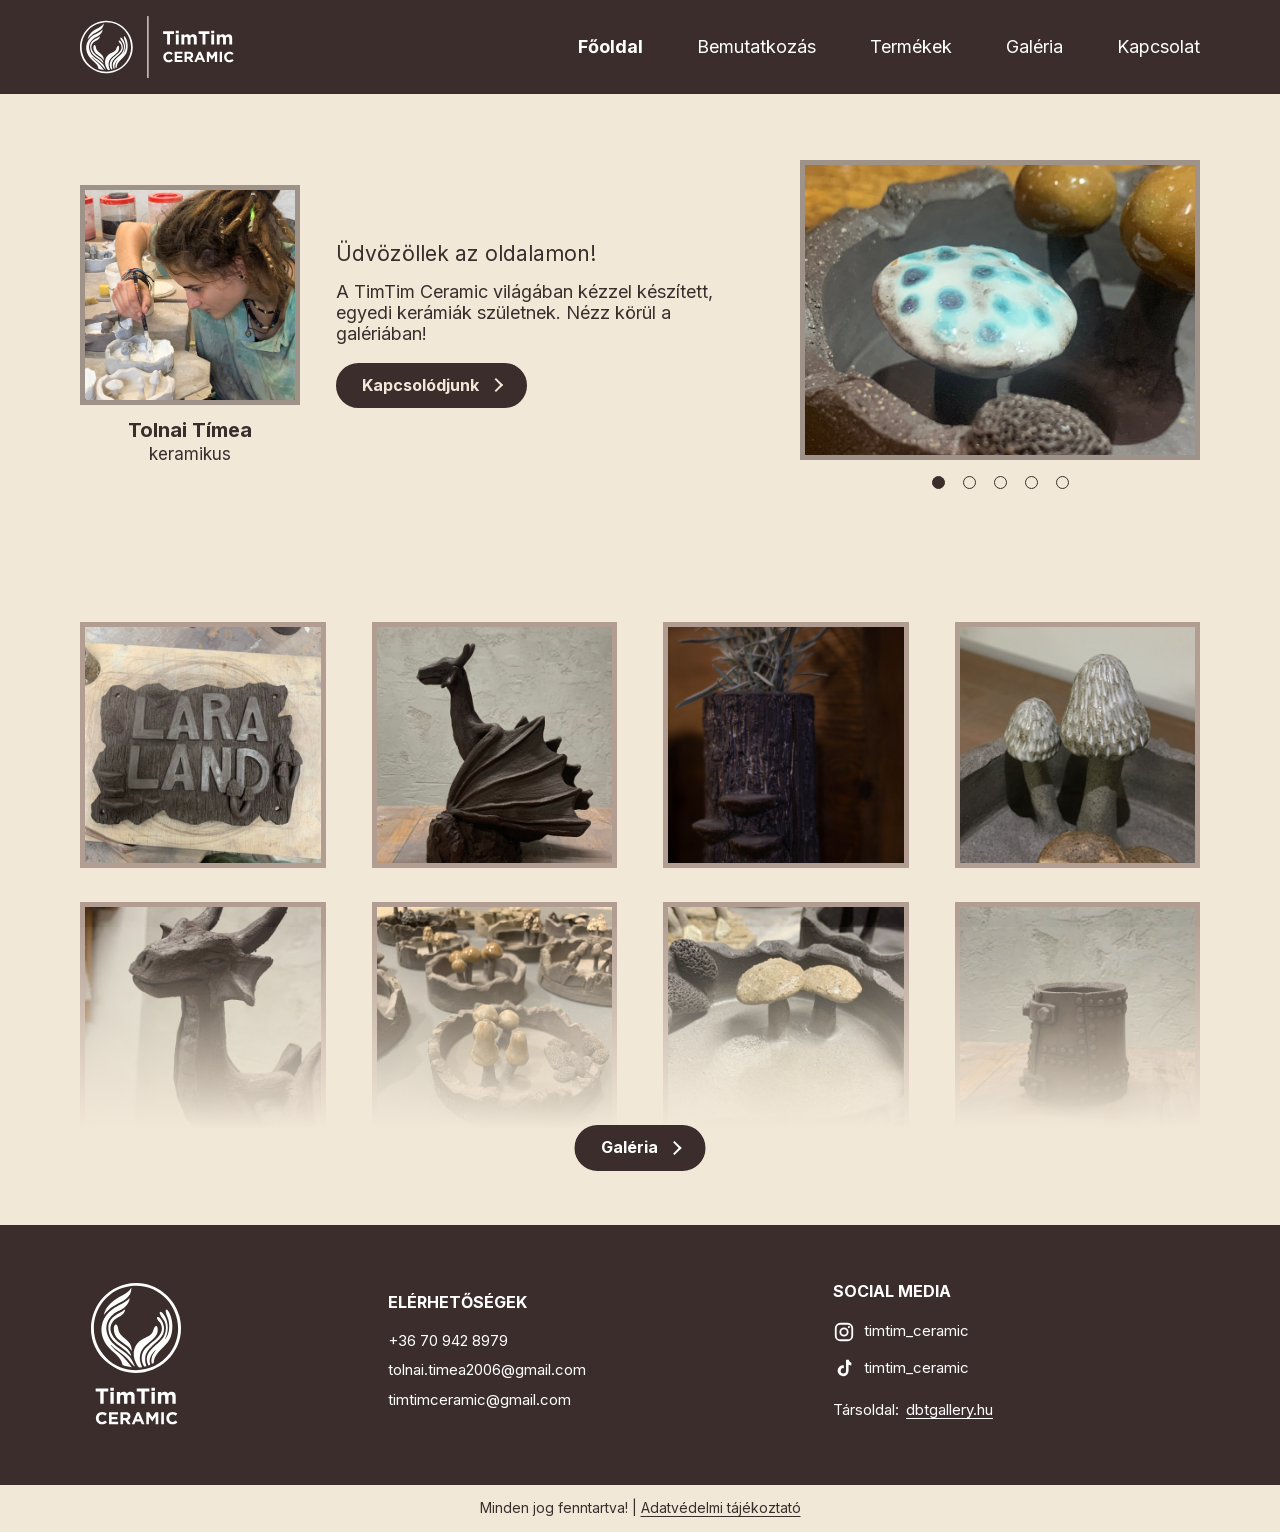
<file: index.html>
<!DOCTYPE html>
<html lang="hu">

<head>
    <meta charset="UTF-8">
    <meta name="viewport" content="width=device-width, initial-scale=1.0">
    <meta name="description" content="Tolnai Tímea keramikus, a TimTim Ceramic alkotója. Egyedi kerámiák, galéria és kapcsolat.">
    <meta name="theme-color" content="#3B2D2C">
    <title>TimTim Ceramic | Tolnai Tímea keramikus</title>
    <link rel="icon" href="images/SVG/emblem.svg" type="image/svg+xml">
    <link rel="manifest" href="site.webmanifest">
    <link rel="stylesheet" href="css/style.css">
</head>

<body>
    <header class="site-header">
        <div class="wrapper header-row">
            <a class="site-logo-link" href="index.html" aria-label="TimTim Ceramic főoldal">
                <img class="site-logo" src="images/SVG/fekvo_logo.svg" alt="TimTim Ceramic logó">
            </a>

            <button class="menu-toggle" type="button" aria-controls="mainMenu" aria-expanded="false" aria-label="Menü megnyitása">
                <span></span>
                <span></span>
                <span></span>
            </button>

            <nav class="main-nav" id="mainMenu" aria-label="Főmenü">
                <a class="active" href="index.html">Főoldal</a>
                <a href="bemutatkozas.html">Bemutatkozás</a>
                <a href="termekek.html">Termékek</a>
                <a href="galeria.html">Galéria</a>
                <a href="kapcsolat.html">Kapcsolat</a>
            </nav>
        </div>
    </header>

    <main>
        <section class="hero">
            <div class="hero-overlay"></div>
            <div class="wrapper hero-layout">
                <aside class="hero-artist">
                    <div class="artist-image-frame">
                        <img src="images/fooldalikep-negyzetes.jpg?v=20260719" alt="Tolnai Tímea kerámiafestés közben" width="1010" height="1010" fetchpriority="high" decoding="async">
                    </div>
                    <h1>Tolnai Tímea</h1>
                    <p>keramikus</p>
                </aside>

                <div class="hero-copy">
                    <p class="hero-kicker">Üdvözöllek az oldalamon!</p>
                    <p>
                        A TimTim Ceramic világában kézzel készített, egyedi kerámiák születnek.
                        Nézz körül a galériában!
                    </p>
                    <a class="pill-button pill-button-light" href="kapcsolat.html">
                        Kapcsolódjunk
                    </a>
                </div>

                <div class="hero-showcase">
                    <a class="hero-slider-link" href="galeria.html" aria-label="Galéria megnyitása">
                        <div class="hero-slider" id="heroSlider">
                            <img class="hero-slide active" src="images/slider/slide_1.jpg" alt="TimTim Ceramic kiemelt alkotás – 1. kép" fetchpriority="high" decoding="async">
                            <img class="hero-slide" src="images/slider/slide_2.jpg" alt="TimTim Ceramic kiemelt alkotás – 2. kép" loading="lazy" decoding="async">
                            <img class="hero-slide" src="images/slider/slide_3.jpg" alt="TimTim Ceramic kiemelt alkotás – 3. kép" loading="lazy" decoding="async">
                            <img class="hero-slide" src="images/slider/slide_4.jpg" alt="TimTim Ceramic kiemelt alkotás – 4. kép" loading="lazy" decoding="async">
                            <img class="hero-slide" src="images/slider/slide_5.jpg" alt="TimTim Ceramic kiemelt alkotás – 5. kép" loading="lazy" decoding="async">
                        </div>
                    </a>
                    <div class="slider-dots" aria-label="Kiemelt képek">
                        <button class="active" type="button" aria-label="1. kép" data-slide="0"></button>
                        <button type="button" aria-label="2. kép" data-slide="1"></button>
                        <button type="button" aria-label="3. kép" data-slide="2"></button>
                        <button type="button" aria-label="4. kép" data-slide="3"></button>
                        <button type="button" aria-label="5. kép" data-slide="4"></button>
                    </div>
                </div>
            </div>
        </section>

        <section class="gallery-preview" aria-label="Válogatás a galériából">
            <div class="wrapper gallery-preview-wrapper">
                <a class="gallery-preview-grid" href="galeria.html" aria-label="Teljes galéria megnyitása">
                    <img src="images/gallery/thumbs/IMG_2831.jpg" alt="TimTim Ceramic kézzel készített kerámia" loading="lazy" decoding="async">
                    <img src="images/gallery/thumbs/IMG_3030.jpg" alt="TimTim Ceramic kézzel készített kerámia" loading="lazy" decoding="async">
                    <img src="images/gallery/thumbs/IMG_9556.jpg" alt="TimTim Ceramic kézzel készített kerámia" loading="lazy" decoding="async">
                    <img src="images/gallery/thumbs/IMG_0709.jpg" alt="TimTim Ceramic kézzel készített kerámia" loading="lazy" decoding="async">
                    <img src="images/gallery/thumbs/IMG_3026.jpg" alt="TimTim Ceramic kézzel készített kerámia" loading="lazy" decoding="async">
                    <img src="images/gallery/thumbs/IMG_3679.jpg" alt="TimTim Ceramic kézzel készített kerámia" loading="lazy" decoding="async">
                    <img src="images/gallery/thumbs/IMG_3020.jpg" alt="TimTim Ceramic kézzel készített kerámia" loading="lazy" decoding="async">
                    <img src="images/gallery/thumbs/IMG_3031.jpg" alt="TimTim Ceramic kézzel készített kerámia" loading="lazy" decoding="async">
                </a>
                <div class="gallery-preview-fade"></div>
                <a class="pill-button pill-button-dark gallery-preview-button" href="galeria.html">
                    Galéria
                </a>
            </div>
        </section>
    </main>

    <footer class="site-footer">
        <div class="footer-main">
            <div class="wrapper footer-grid">
                <div class="footer-brand">
                    <img src="images/SVG/allo_logo.svg" alt="TimTim Ceramic logó">
                </div>

                <div class="footer-column">
                    <h2>Elérhetőségek</h2>
                    <ul>
                        <li><a href="tel:+36709428979">+36 70 942 8979</a></li>
                        <li><a href="mailto:tolnai.timea2006@gmail.com">tolnai.timea2006@gmail.com</a></li>
                        <li><a href="mailto:timtimceramic@gmail.com">timtimceramic@gmail.com</a></li>
                    </ul>
                </div>

                <div class="footer-column">
                    <h2>Social Media</h2>
                    <ul class="social-list">
                        <li><a href="https://www.instagram.com/timtim_ceramic/" target="_blank" rel="noreferrer"><img src="images/icons/instagram-white.svg" alt="">timtim_ceramic</a></li>
                        <li><a href="https://www.tiktok.com/@timtim_ceramic" target="_blank" rel="noreferrer"><img src="images/icons/tiktok-white.svg" alt="">timtim_ceramic</a></li>
                        <li class="footer-partner"><span>Társoldal:</span><a href="https://dbtgallery.hu/" target="_blank" rel="noreferrer">dbtgallery.hu</a></li>
                    </ul>
                </div>
            </div>
        </div>
        <div class="footer-bottom">
            <p>Minden jog fenntartva! | <a href="documents/timtim-ceramic-adatkezelesi-tajekoztato.pdf" target="_blank" rel="noreferrer">Adatvédelmi tájékoztató</a></p>
        </div>
    </footer>

    <script src="js/main.js" defer></script>
</body>

</html>
</file>
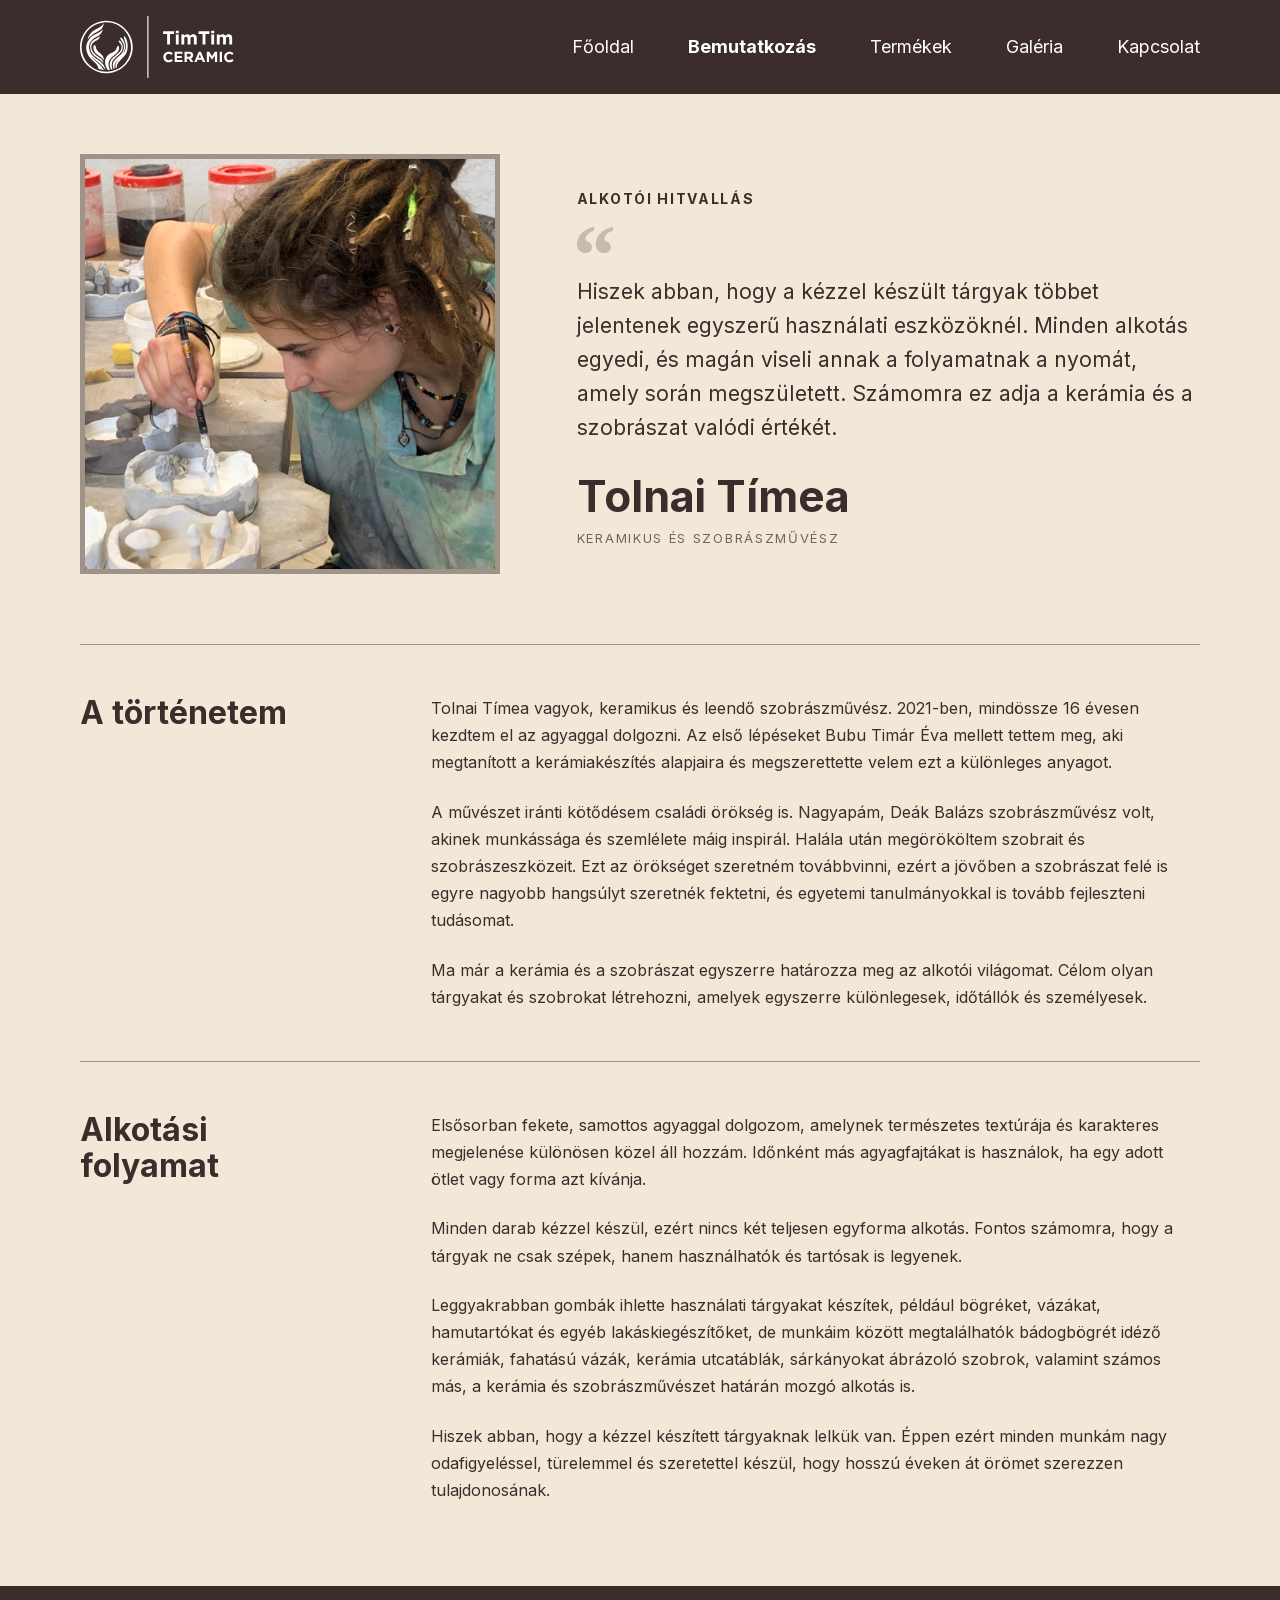
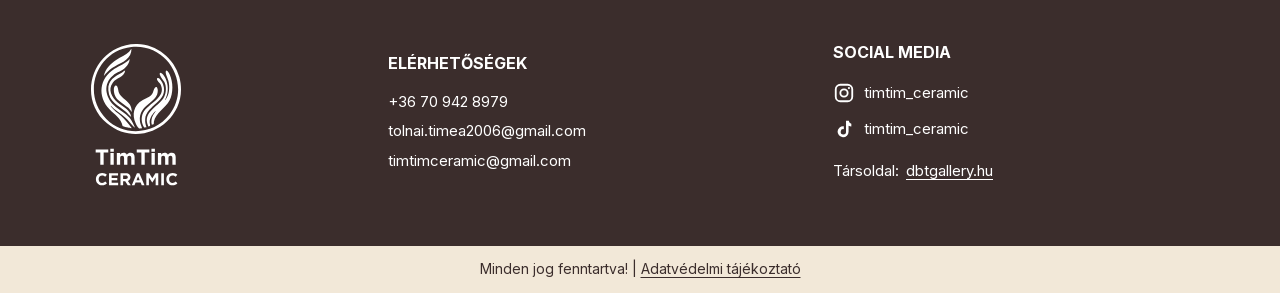
<file: bemutatkozas.html>
<!DOCTYPE html>
<html lang="hu">

<head>
    <meta charset="UTF-8">
    <meta name="viewport" content="width=device-width, initial-scale=1.0">
    <meta name="description" content="Ismerd meg Tolnai Tímeát, a TimTim Ceramic keramikus alkotóját.">
    <meta name="theme-color" content="#3B2D2C">
    <title>Bemutatkozás | TimTim Ceramic</title>
    <link rel="icon" href="images/SVG/emblem.svg" type="image/svg+xml">
    <link rel="manifest" href="site.webmanifest">
    <link rel="stylesheet" href="css/style.css">
</head>

<body>
    <header class="site-header">
        <div class="wrapper header-row">
            <a class="site-logo-link" href="index.html" aria-label="TimTim Ceramic főoldal">
                <img class="site-logo" src="images/SVG/fekvo_logo.svg" alt="TimTim Ceramic logó">
            </a>

            <button class="menu-toggle" type="button" aria-controls="mainMenu" aria-expanded="false" aria-label="Menü megnyitása">
                <span></span>
                <span></span>
                <span></span>
            </button>

            <nav class="main-nav" id="mainMenu" aria-label="Főmenü">
                <a href="index.html">Főoldal</a>
                <a class="active" href="bemutatkozas.html">Bemutatkozás</a>
                <a href="termekek.html">Termékek</a>
                <a href="galeria.html">Galéria</a>
                <a href="kapcsolat.html">Kapcsolat</a>
            </nav>
        </div>
    </header>

    <main>
        <section class="about-page">
            <div class="wrapper">
                <div class="about-intro">
                    <div class="about-image-frame">
                        <img src="images/fooldalikep-negyzetes.jpg?v=20260719" alt="Tolnai Tímea kerámiafestés közben" width="1010" height="1010" fetchpriority="high" decoding="async">
                    </div>

                    <article class="about-statement">
                        <p class="about-kicker">Alkotói hitvallás</p>
                        <blockquote>
                            Hiszek abban, hogy a kézzel készült tárgyak többet jelentenek egyszerű használati eszközöknél.
                            Minden alkotás egyedi, és magán viseli annak a folyamatnak a nyomát, amely során megszületett.
                            Számomra ez adja a kerámia és a szobrászat valódi értékét.
                        </blockquote>
                        <div class="about-person">
                            <h1>Tolnai Tímea</h1>
                            <p>Keramikus és szobrászművész</p>
                        </div>
                    </article>
                </div>

                <div class="about-content">
                    <section class="about-section" aria-labelledby="about-story-title">
                        <h2 id="about-story-title">A történetem</h2>
                        <div class="about-section-copy">
                            <p>
                                Tolnai Tímea vagyok, keramikus és leendő szobrászművész. 2021-ben, mindössze 16 évesen
                                kezdtem el az agyaggal dolgozni. Az első lépéseket Bubu Timár Éva mellett tettem meg,
                                aki megtanított a kerámiakészítés alapjaira és megszerettette velem ezt a különleges anyagot.
                            </p>
                            <p>
                                A művészet iránti kötődésem családi örökség is. Nagyapám, Deák Balázs szobrászművész volt,
                                akinek munkássága és szemlélete máig inspirál. Halála után megörököltem szobrait és
                                szobrászeszközeit. Ezt az örökséget szeretném továbbvinni, ezért a jövőben a szobrászat
                                felé is egyre nagyobb hangsúlyt szeretnék fektetni, és egyetemi tanulmányokkal is tovább
                                fejleszteni tudásomat.
                            </p>
                            <p>
                                Ma már a kerámia és a szobrászat egyszerre határozza meg az alkotói világomat. Célom olyan
                                tárgyakat és szobrokat létrehozni, amelyek egyszerre különlegesek, időtállók és személyesek.
                            </p>
                        </div>
                    </section>

                    <section class="about-section" aria-labelledby="about-process-title">
                        <h2 id="about-process-title">Alkotási folyamat</h2>
                        <div class="about-section-copy">
                            <p>
                                Elsősorban fekete, samottos agyaggal dolgozom, amelynek természetes textúrája és karakteres
                                megjelenése különösen közel áll hozzám. Időnként más agyagfajtákat is használok, ha egy adott
                                ötlet vagy forma azt kívánja.
                            </p>
                            <p>
                                Minden darab kézzel készül, ezért nincs két teljesen egyforma alkotás. Fontos számomra,
                                hogy a tárgyak ne csak szépek, hanem használhatók és tartósak is legyenek.
                            </p>
                            <p>
                                Leggyakrabban gombák ihlette használati tárgyakat készítek, például bögréket, vázákat,
                                hamutartókat és egyéb lakáskiegészítőket, de munkáim között megtalálhatók bádogbögrét idéző
                                kerámiák, fahatású vázák, kerámia utcatáblák, sárkányokat ábrázoló szobrok, valamint számos
                                más, a kerámia és szobrászművészet határán mozgó alkotás is.
                            </p>
                            <p>
                                Hiszek abban, hogy a kézzel készített tárgyaknak lelkük van. Éppen ezért minden munkám nagy
                                odafigyeléssel, türelemmel és szeretettel készül, hogy hosszú éveken át örömet szerezzen
                                tulajdonosának.
                            </p>
                        </div>
                    </section>
                </div>
            </div>
        </section>
    </main>

    <footer class="site-footer">
        <div class="footer-main">
            <div class="wrapper footer-grid">
                <div class="footer-brand">
                    <img src="images/SVG/allo_logo.svg" alt="TimTim Ceramic logó">
                </div>

                <div class="footer-column">
                    <h2>Elérhetőségek</h2>
                    <ul>
                        <li><a href="tel:+36709428979">+36 70 942 8979</a></li>
                        <li><a href="mailto:tolnai.timea2006@gmail.com">tolnai.timea2006@gmail.com</a></li>
                        <li><a href="mailto:timtimceramic@gmail.com">timtimceramic@gmail.com</a></li>
                    </ul>
                </div>

                <div class="footer-column">
                    <h2>Social Media</h2>
                    <ul class="social-list">
                        <li><a href="https://www.instagram.com/timtim_ceramic/" target="_blank" rel="noreferrer"><img src="images/icons/instagram-white.svg" alt="">timtim_ceramic</a></li>
                        <li><a href="https://www.tiktok.com/@timtim_ceramic" target="_blank" rel="noreferrer"><img src="images/icons/tiktok-white.svg" alt="">timtim_ceramic</a></li>
                        <li class="footer-partner"><span>Társoldal:</span><a href="https://dbtgallery.hu/" target="_blank" rel="noreferrer">dbtgallery.hu</a></li>
                    </ul>
                </div>
            </div>
        </div>
        <div class="footer-bottom">
            <p>Minden jog fenntartva! | <a href="documents/timtim-ceramic-adatkezelesi-tajekoztato.pdf" target="_blank" rel="noreferrer">Adatvédelmi tájékoztató</a></p>
        </div>
    </footer>

    <script src="js/main.js" defer></script>
</body>

</html>
</file>
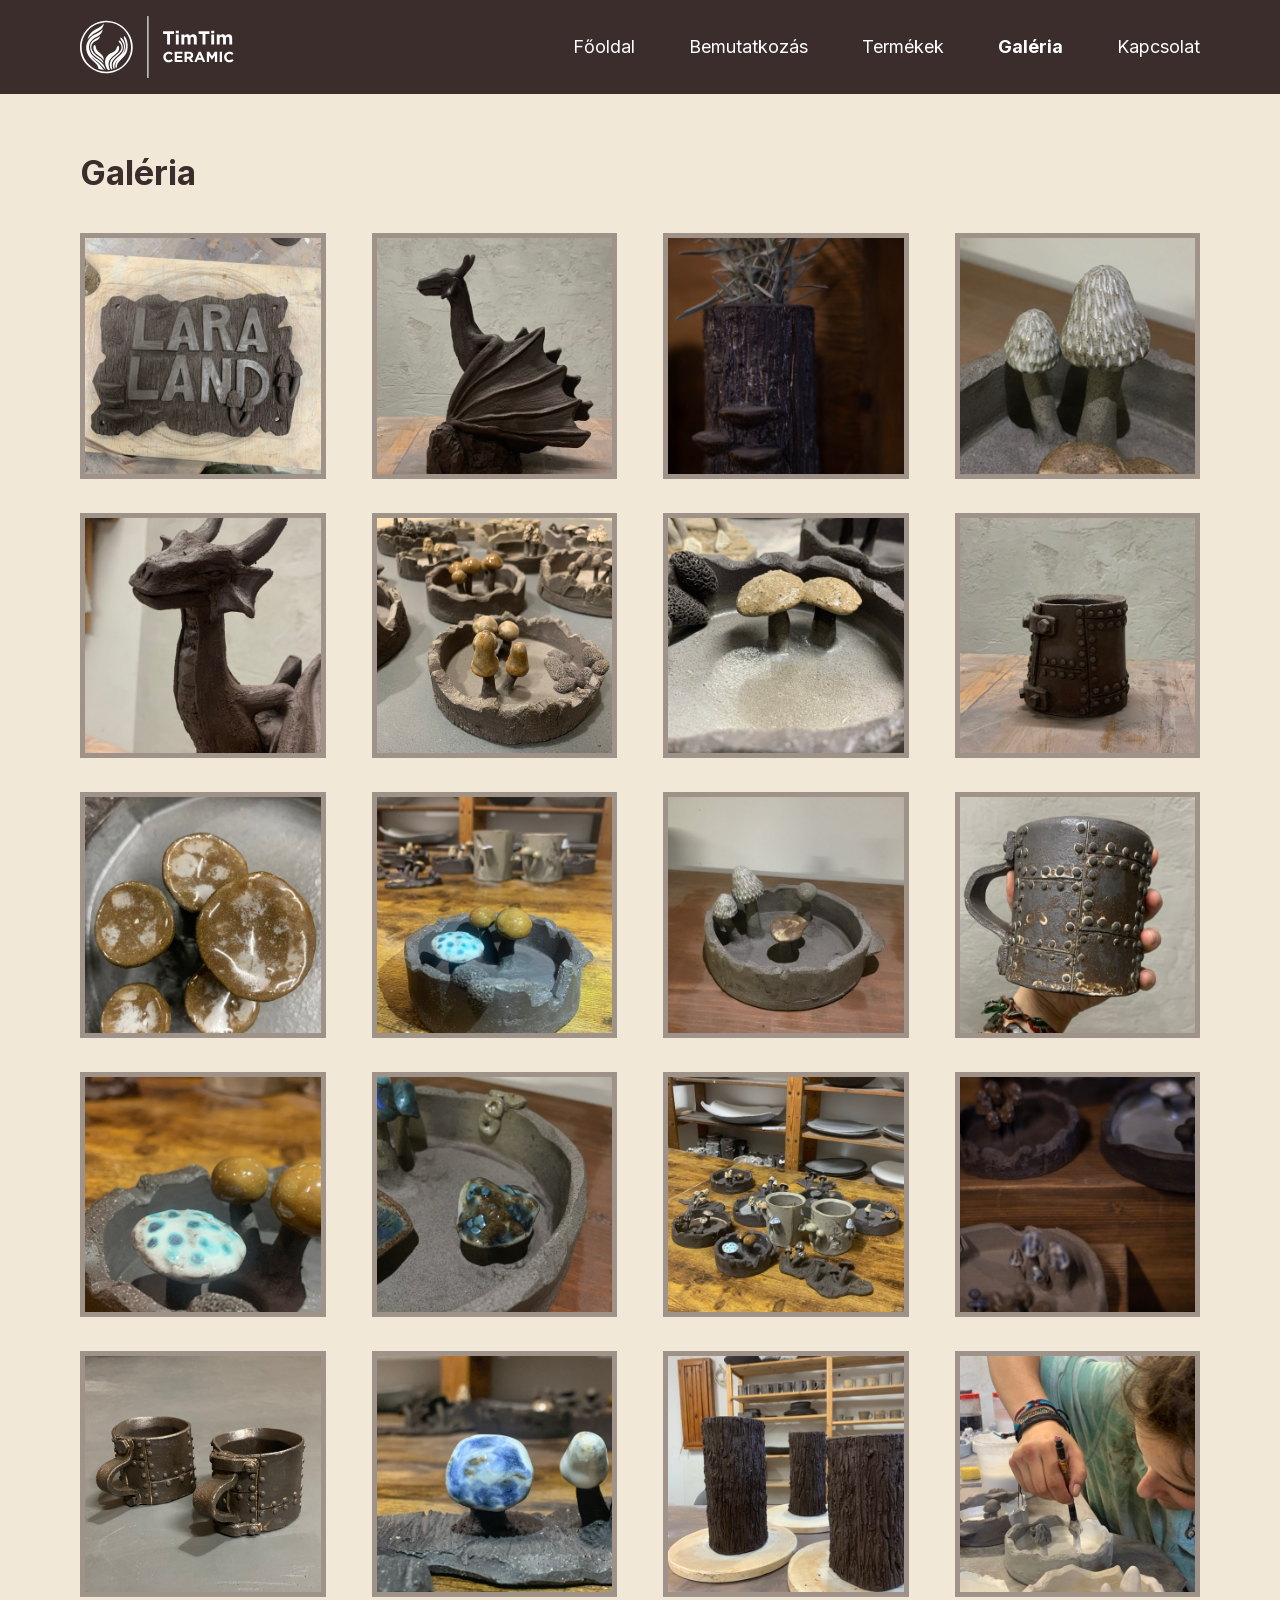
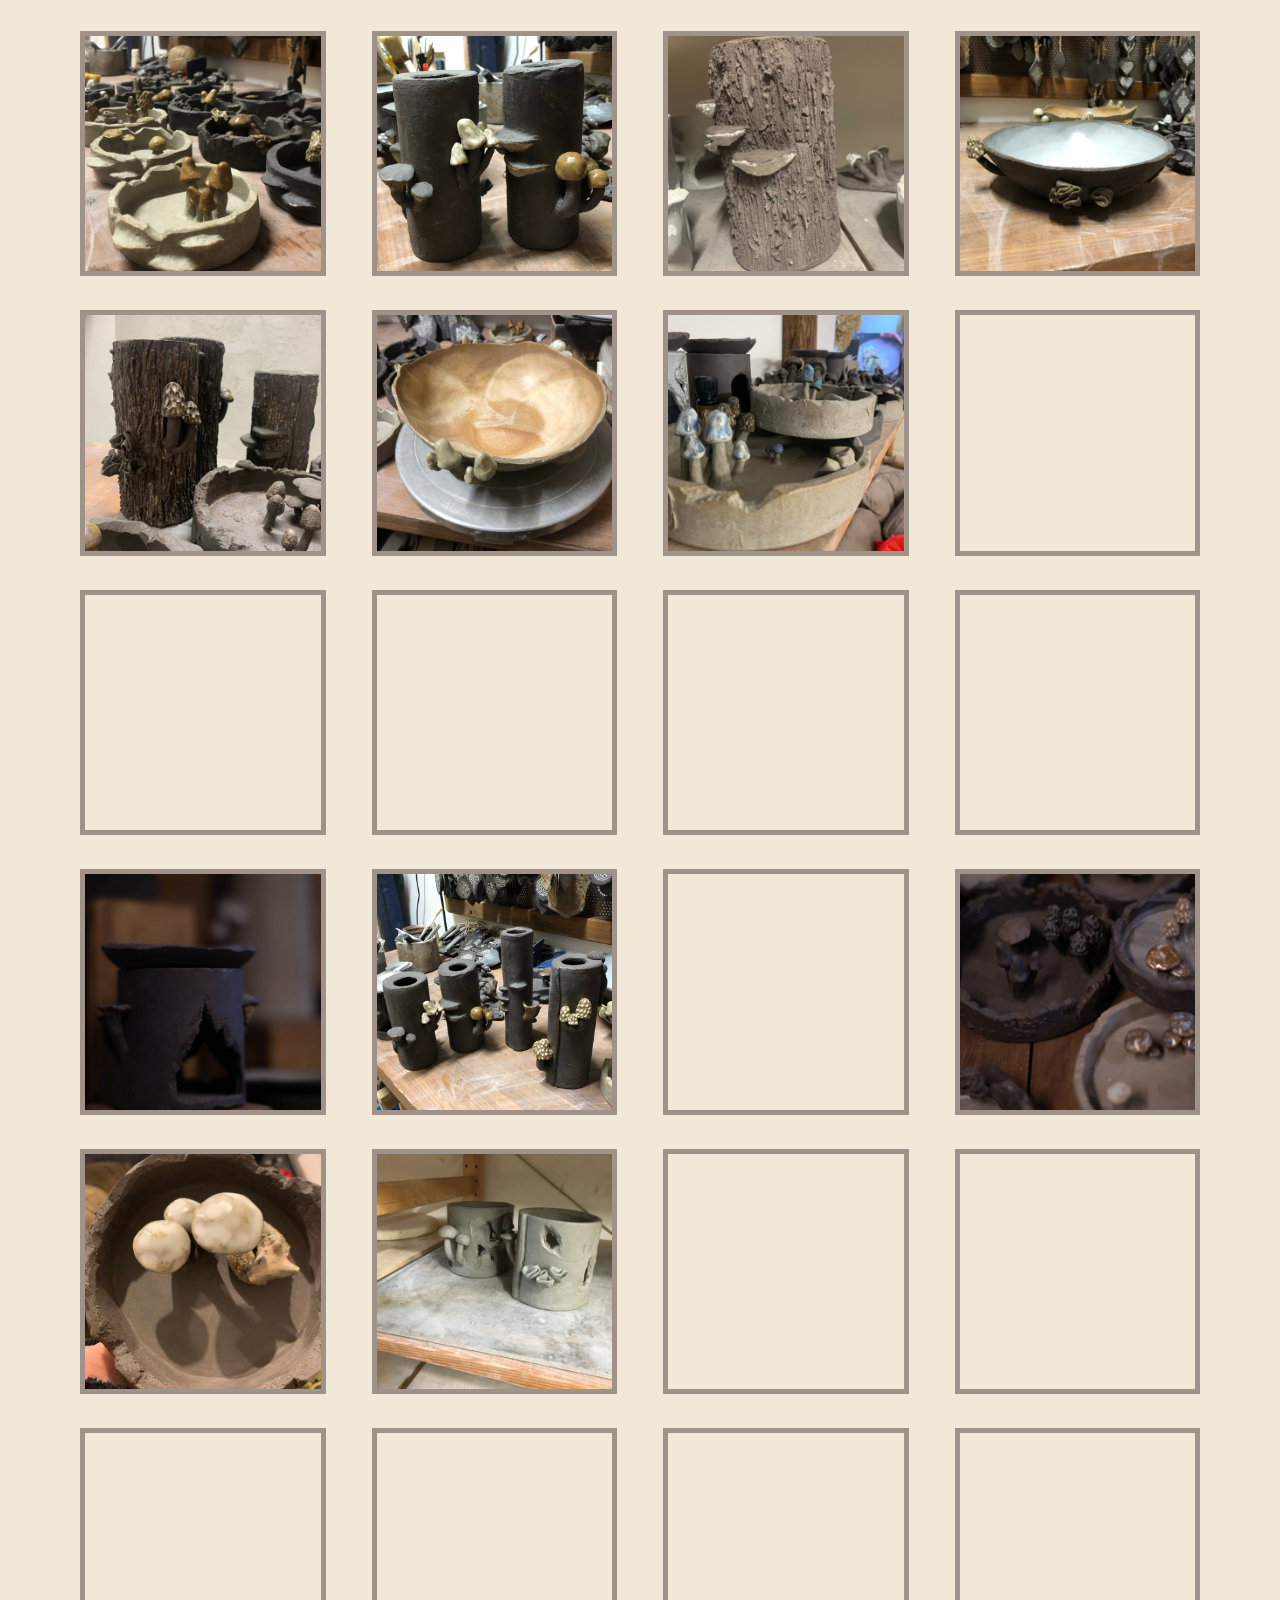
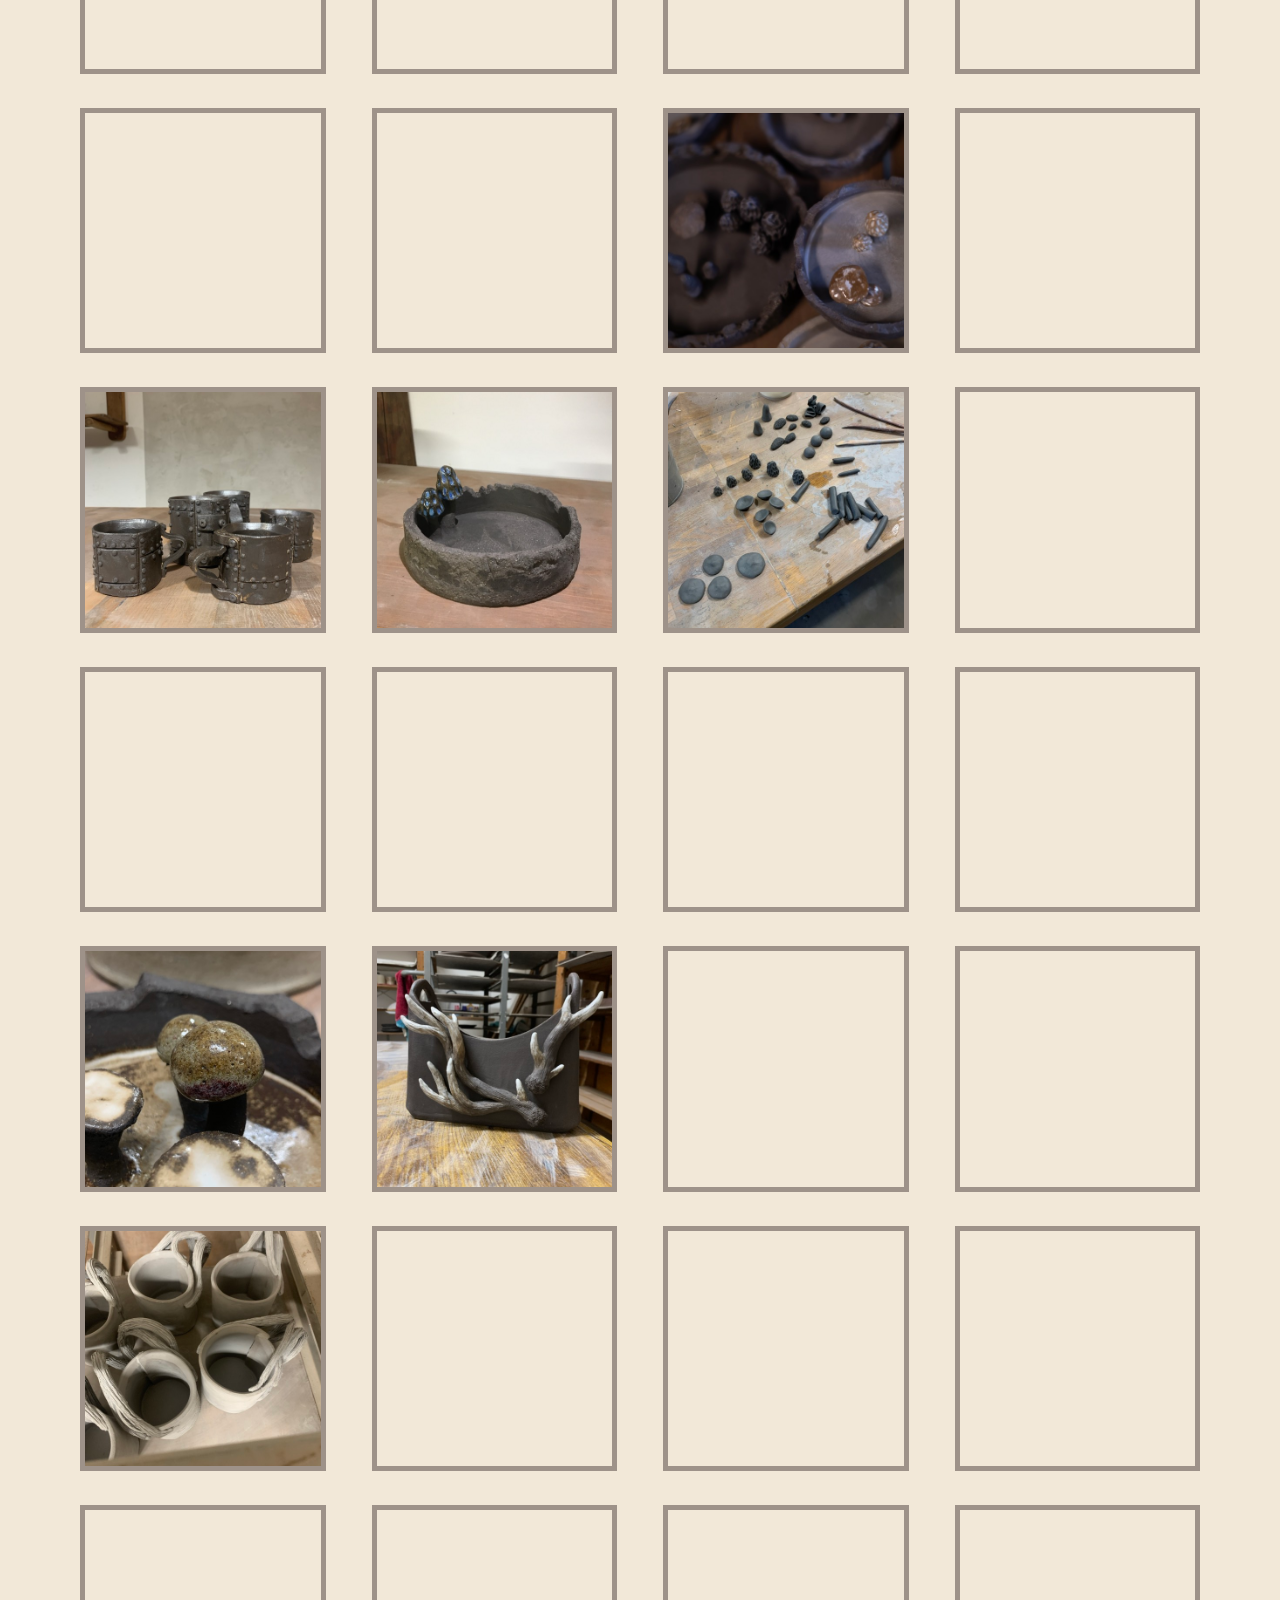
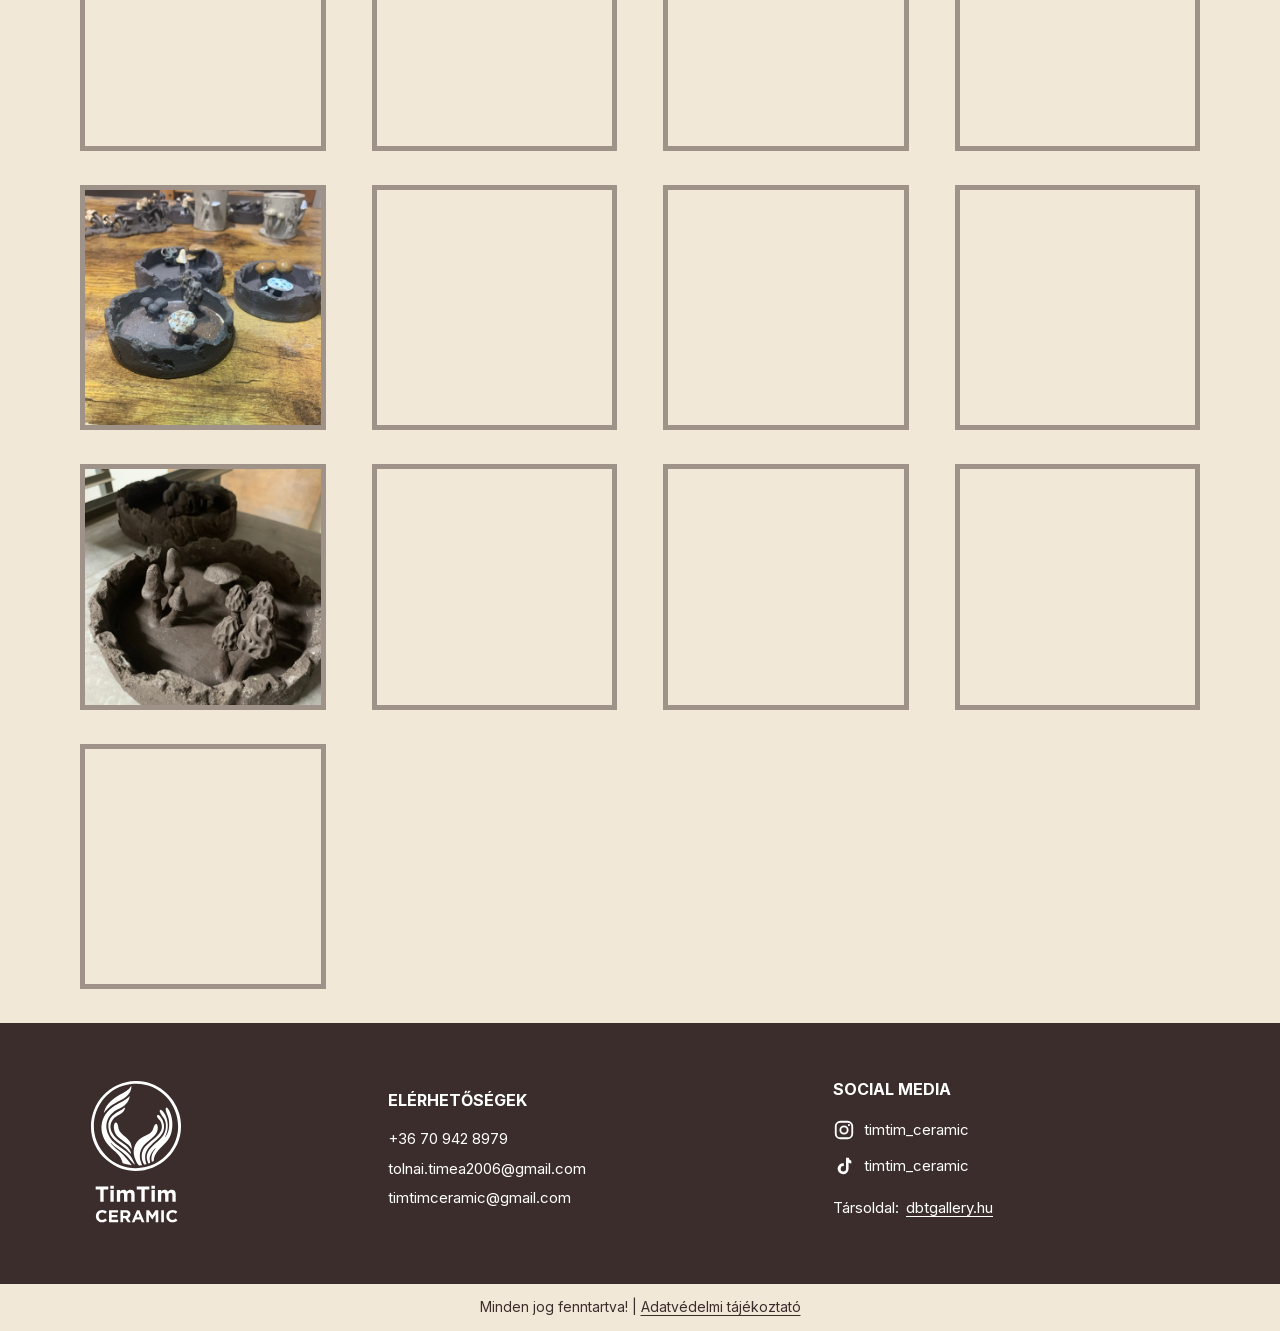
<file: galeria.html>
<!DOCTYPE html>
<html lang="hu">

<head>
    <meta charset="UTF-8">
    <meta name="viewport" content="width=device-width, initial-scale=1.0">
    <meta name="description" content="TimTim Ceramic galéria – Tolnai Tímea kézzel készített kerámia alkotásai.">
    <meta name="theme-color" content="#3B2D2C">
    <title>Galéria | TimTim Ceramic</title>
    <link rel="icon" href="images/SVG/emblem.svg" type="image/svg+xml">
    <link rel="manifest" href="site.webmanifest">
    <link rel="stylesheet" href="css/style.css">
</head>

<body>
    <header class="site-header">
        <div class="wrapper header-row">
            <a class="site-logo-link" href="index.html" aria-label="TimTim Ceramic főoldal">
                <img class="site-logo" src="images/SVG/fekvo_logo.svg" alt="TimTim Ceramic logó">
            </a>

            <button class="menu-toggle" type="button" aria-controls="mainMenu" aria-expanded="false" aria-label="Menü megnyitása">
                <span></span>
                <span></span>
                <span></span>
            </button>

            <nav class="main-nav" id="mainMenu" aria-label="Főmenü">
                <a href="index.html">Főoldal</a>
                <a href="bemutatkozas.html">Bemutatkozás</a>
                <a href="termekek.html">Termékek</a>
                <a class="active" href="galeria.html">Galéria</a>
                <a href="kapcsolat.html">Kapcsolat</a>
            </nav>
        </div>
    </header>

    <main>
        <section class="gallery-page">
            <div class="wrapper">
                <h1 class="page-title">Galéria</h1>
                <div class="gallery-grid" id="galleryGrid" aria-label="TimTim Ceramic alkotások"></div>
            </div>
        </section>

        <div class="lightbox" id="lightbox" role="dialog" aria-modal="true" aria-hidden="true" aria-label="Galéria képnézegető">
            <div class="lightbox-panel">
                <button class="lightbox-close" id="lightboxClose" type="button" aria-label="Bezárás">×</button>
                <button class="lightbox-arrow lightbox-prev" id="lightboxPrev" type="button" aria-label="Előző kép"></button>
                <img class="lightbox-image" id="lightboxImage" alt="">
                <button class="lightbox-arrow lightbox-next" id="lightboxNext" type="button" aria-label="Következő kép"></button>
            </div>
        </div>
    </main>

    <footer class="site-footer">
        <div class="footer-main">
            <div class="wrapper footer-grid">
                <div class="footer-brand">
                    <img src="images/SVG/allo_logo.svg" alt="TimTim Ceramic logó">
                </div>

                <div class="footer-column">
                    <h2>Elérhetőségek</h2>
                    <ul>
                        <li><a href="tel:+36709428979">+36 70 942 8979</a></li>
                        <li><a href="mailto:tolnai.timea2006@gmail.com">tolnai.timea2006@gmail.com</a></li>
                        <li><a href="mailto:timtimceramic@gmail.com">timtimceramic@gmail.com</a></li>
                    </ul>
                </div>

                <div class="footer-column">
                    <h2>Social Media</h2>
                    <ul class="social-list">
                        <li><a href="https://www.instagram.com/timtim_ceramic/" target="_blank" rel="noreferrer"><img src="images/icons/instagram-white.svg" alt="">timtim_ceramic</a></li>
                        <li><a href="https://www.tiktok.com/@timtim_ceramic" target="_blank" rel="noreferrer"><img src="images/icons/tiktok-white.svg" alt="">timtim_ceramic</a></li>
                        <li class="footer-partner"><span>Társoldal:</span><a href="https://dbtgallery.hu/" target="_blank" rel="noreferrer">dbtgallery.hu</a></li>
                    </ul>
                </div>
            </div>
        </div>
        <div class="footer-bottom">
            <p>Minden jog fenntartva! | <a href="documents/timtim-ceramic-adatkezelesi-tajekoztato.pdf" target="_blank" rel="noreferrer">Adatvédelmi tájékoztató</a></p>
        </div>
    </footer>

    <script src="js/main.js" defer></script>
    <script src="js/gallery.js" defer></script>
</body>

</html>
</file>
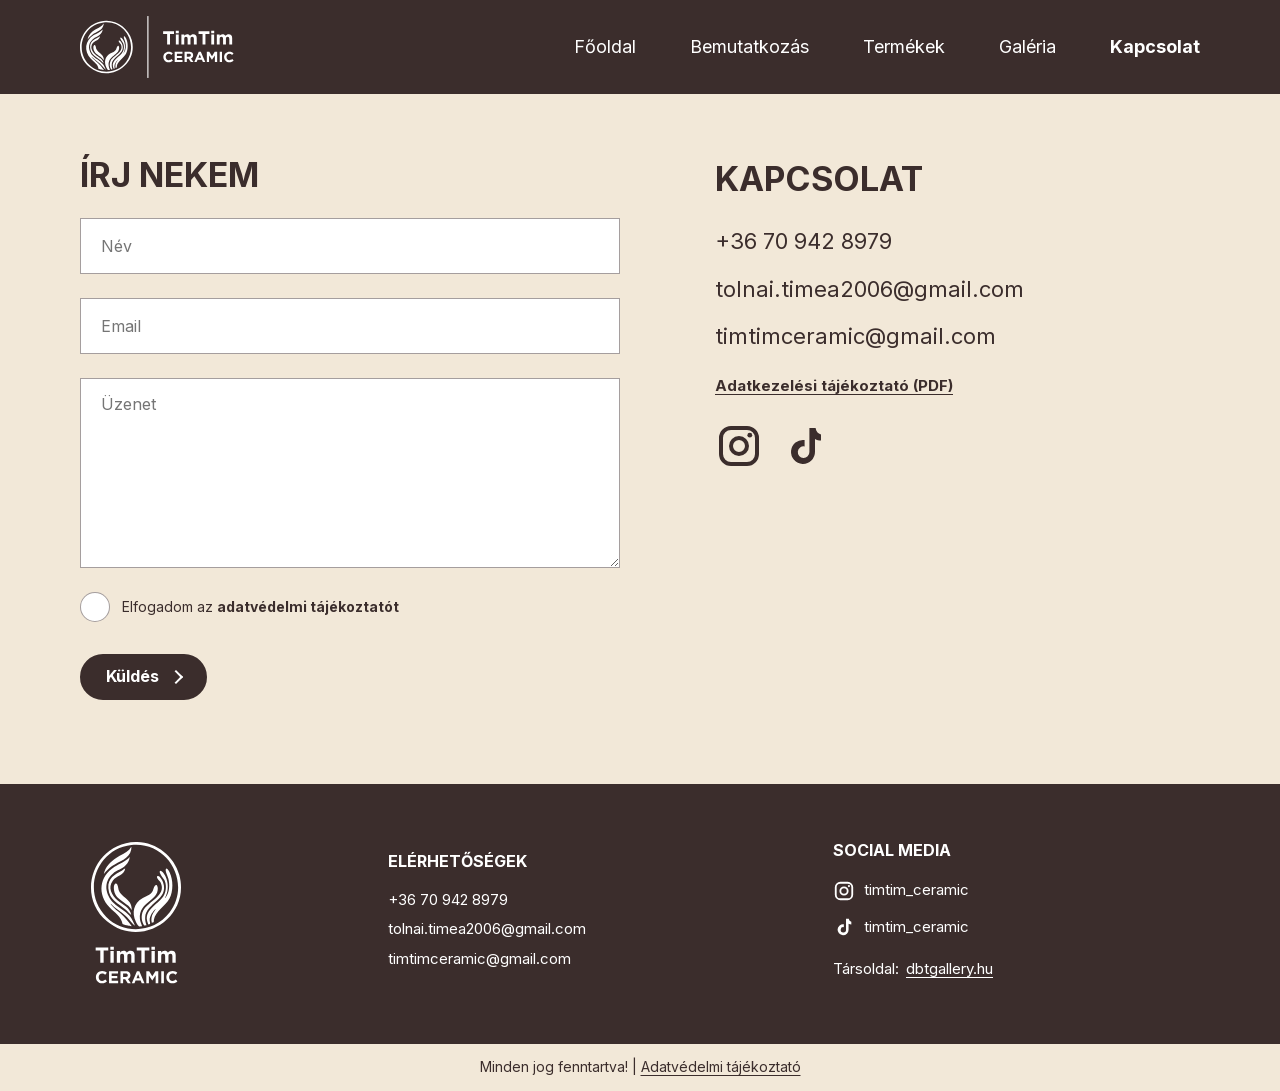
<file: kapcsolat.html>
<!DOCTYPE html>
<html lang="hu">

<head>
    <meta charset="UTF-8">
    <meta name="viewport" content="width=device-width, initial-scale=1.0">
    <meta name="description" content="Kapcsolatfelvétel Tolnai Tímeával, a TimTim Ceramic keramikusával.">
    <meta name="theme-color" content="#3B2D2C">
    <title>Kapcsolat | TimTim Ceramic</title>
    <link rel="icon" href="images/SVG/emblem.svg" type="image/svg+xml">
    <link rel="manifest" href="site.webmanifest">
    <link rel="stylesheet" href="css/style.css">
</head>

<body>
    <header class="site-header">
        <div class="wrapper header-row">
            <a class="site-logo-link" href="index.html" aria-label="TimTim Ceramic főoldal">
                <img class="site-logo" src="images/SVG/fekvo_logo.svg" alt="TimTim Ceramic logó">
            </a>

            <button class="menu-toggle" type="button" aria-controls="mainMenu" aria-expanded="false" aria-label="Menü megnyitása">
                <span></span>
                <span></span>
                <span></span>
            </button>

            <nav class="main-nav" id="mainMenu" aria-label="Főmenü">
                <a href="index.html">Főoldal</a>
                <a href="bemutatkozas.html">Bemutatkozás</a>
                <a href="termekek.html">Termékek</a>
                <a href="galeria.html">Galéria</a>
                <a class="active" href="kapcsolat.html">Kapcsolat</a>
            </nav>
        </div>
    </header>

    <main>
        <section class="contact-page">
            <div class="wrapper contact-layout">
                <section class="contact-form-panel" aria-labelledby="contactTitle">
                    <h1 class="page-title" id="contactTitle">Írj nekem</h1>

                    <form name="contact" method="POST" data-netlify="true" netlify-honeypot="bot-field" action="koszonjuk.html">
                        <input type="hidden" name="form-name" value="contact">
                        <p class="hidden-field">
                            <label>Ne töltsd ki: <input name="bot-field"></label>
                        </p>

                        <label class="visually-hidden" for="name">Név</label>
                        <input id="name" name="name" type="text" placeholder="Név" autocomplete="name" required>

                        <label class="visually-hidden" for="email">Email</label>
                        <input id="email" name="email" type="email" placeholder="Email" autocomplete="email" required>

                        <label class="visually-hidden" for="message">Üzenet</label>
                        <textarea id="message" name="message" rows="7" placeholder="Üzenet" required></textarea>

                        <label class="privacy-check">
                            <input type="checkbox" name="privacy" value="accepted" required>
                            <span aria-hidden="true"></span>
                            <strong>Elfogadom az <a href="documents/timtim-ceramic-adatkezelesi-tajekoztato.pdf" target="_blank" rel="noreferrer">adatvédelmi tájékoztatót</a></strong>
                        </label>

                        <button class="pill-button pill-button-dark contact-submit" type="submit">
                            Küldés
                        </button>
                    </form>
                </section>

                <aside class="contact-info-panel" aria-labelledby="contactInfoTitle">
                    <h2 id="contactInfoTitle">Kapcsolat</h2>
                    <a href="tel:+36709428979">+36 70 942 8979</a>
                    <a href="mailto:tolnai.timea2006@gmail.com">tolnai.timea2006@gmail.com</a>
                    <a href="mailto:timtimceramic@gmail.com">timtimceramic@gmail.com</a>
                    <a class="contact-document" href="documents/timtim-ceramic-adatkezelesi-tajekoztato.pdf" target="_blank" rel="noreferrer">Adatkezelési tájékoztató (PDF)</a>
                    <div class="contact-social">
                        <a href="https://www.instagram.com/timtim_ceramic/" target="_blank" rel="noreferrer" aria-label="Instagram">
                            <img src="images/icons/instagram-brown.svg" alt="">
                        </a>
                        <a href="https://www.tiktok.com/@timtim_ceramic" target="_blank" rel="noreferrer" aria-label="TikTok">
                            <img src="images/icons/tiktok-brown.svg" alt="">
                        </a>
                    </div>
                </aside>
            </div>
        </section>
    </main>

    <footer class="site-footer">
        <div class="footer-main">
            <div class="wrapper footer-grid">
                <div class="footer-brand">
                    <img src="images/SVG/allo_logo.svg" alt="TimTim Ceramic logó">
                </div>

                <div class="footer-column">
                    <h2>Elérhetőségek</h2>
                    <ul>
                        <li><a href="tel:+36709428979">+36 70 942 8979</a></li>
                        <li><a href="mailto:tolnai.timea2006@gmail.com">tolnai.timea2006@gmail.com</a></li>
                        <li><a href="mailto:timtimceramic@gmail.com">timtimceramic@gmail.com</a></li>
                    </ul>
                </div>

                <div class="footer-column">
                    <h2>Social Media</h2>
                    <ul class="social-list">
                        <li><a href="https://www.instagram.com/timtim_ceramic/" target="_blank" rel="noreferrer"><img src="images/icons/instagram-white.svg" alt="">timtim_ceramic</a></li>
                        <li><a href="https://www.tiktok.com/@timtim_ceramic" target="_blank" rel="noreferrer"><img src="images/icons/tiktok-white.svg" alt="">timtim_ceramic</a></li>
                        <li class="footer-partner"><span>Társoldal:</span><a href="https://dbtgallery.hu/" target="_blank" rel="noreferrer">dbtgallery.hu</a></li>
                    </ul>
                </div>
            </div>
        </div>
        <div class="footer-bottom">
            <p>Minden jog fenntartva! | <a href="documents/timtim-ceramic-adatkezelesi-tajekoztato.pdf" target="_blank" rel="noreferrer">Adatvédelmi tájékoztató</a></p>
        </div>
    </footer>

    <script src="js/main.js" defer></script>
</body>

</html>
</file>
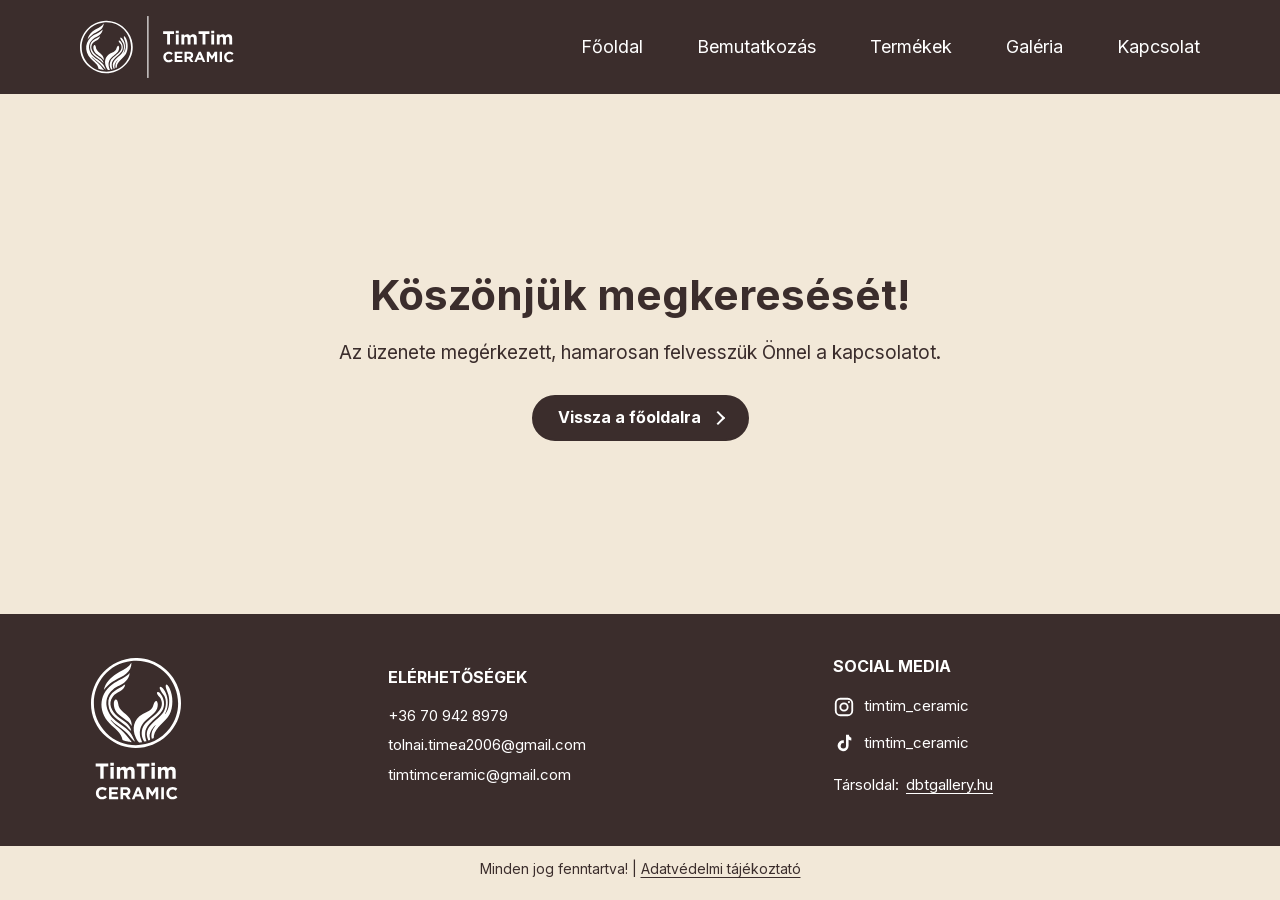
<file: koszonjuk.html>
<!DOCTYPE html>
<html lang="hu">

<head>
    <meta charset="UTF-8">
    <meta name="viewport" content="width=device-width, initial-scale=1.0">
    <meta name="robots" content="noindex">
    <meta name="theme-color" content="#3B2D2C">
    <title>Köszönjük megkeresését | TimTim Ceramic</title>
    <link rel="icon" href="images/SVG/emblem.svg" type="image/svg+xml">
    <link rel="manifest" href="site.webmanifest">
    <link rel="stylesheet" href="css/style.css">
</head>

<body>
    <header class="site-header">
        <div class="wrapper header-row">
            <a class="site-logo-link" href="index.html" aria-label="TimTim Ceramic főoldal">
                <img class="site-logo" src="images/SVG/fekvo_logo.svg" alt="TimTim Ceramic logó">
            </a>

            <button class="menu-toggle" type="button" aria-controls="mainMenu" aria-expanded="false" aria-label="Menü megnyitása">
                <span></span>
                <span></span>
                <span></span>
            </button>

            <nav class="main-nav" id="mainMenu" aria-label="Főmenü">
                <a href="index.html">Főoldal</a>
                <a href="bemutatkozas.html">Bemutatkozás</a>
                <a href="termekek.html">Termékek</a>
                <a href="galeria.html">Galéria</a>
                <a href="kapcsolat.html">Kapcsolat</a>
            </nav>
        </div>
    </header>

    <main class="simple-page">
        <section class="thank-you-panel">
            <h1>Köszönjük megkeresését!</h1>
            <p>Az üzenete megérkezett, hamarosan felvesszük Önnel a kapcsolatot.</p>
            <a class="pill-button pill-button-dark" href="index.html">Vissza a főoldalra</a>
        </section>
    </main>

    <footer class="site-footer">
        <div class="footer-main compact-footer">
            <div class="wrapper footer-grid">
                <div class="footer-brand">
                    <img src="images/SVG/allo_logo.svg" alt="TimTim Ceramic logó">
                </div>
                <div class="footer-column">
                    <h2>Elérhetőségek</h2>
                    <ul>
                        <li><a href="tel:+36709428979">+36 70 942 8979</a></li>
                        <li><a href="mailto:tolnai.timea2006@gmail.com">tolnai.timea2006@gmail.com</a></li>
                        <li><a href="mailto:timtimceramic@gmail.com">timtimceramic@gmail.com</a></li>
                    </ul>
                </div>
                <div class="footer-column">
                    <h2>Social Media</h2>
                    <ul class="social-list">
                        <li><a href="https://www.instagram.com/timtim_ceramic/" target="_blank" rel="noreferrer"><img src="images/icons/instagram-white.svg" alt="">timtim_ceramic</a></li>
                        <li><a href="https://www.tiktok.com/@timtim_ceramic" target="_blank" rel="noreferrer"><img src="images/icons/tiktok-white.svg" alt="">timtim_ceramic</a></li>
                        <li class="footer-partner"><span>Társoldal:</span><a href="https://dbtgallery.hu/" target="_blank" rel="noreferrer">dbtgallery.hu</a></li>
                    </ul>
                </div>
            </div>
        </div>
        <div class="footer-bottom">
            <p>Minden jog fenntartva! | <a href="documents/timtim-ceramic-adatkezelesi-tajekoztato.pdf" target="_blank" rel="noreferrer">Adatvédelmi tájékoztató</a></p>
        </div>
    </footer>
    <script src="js/main.js" defer></script>
</body>

</html>
</file>
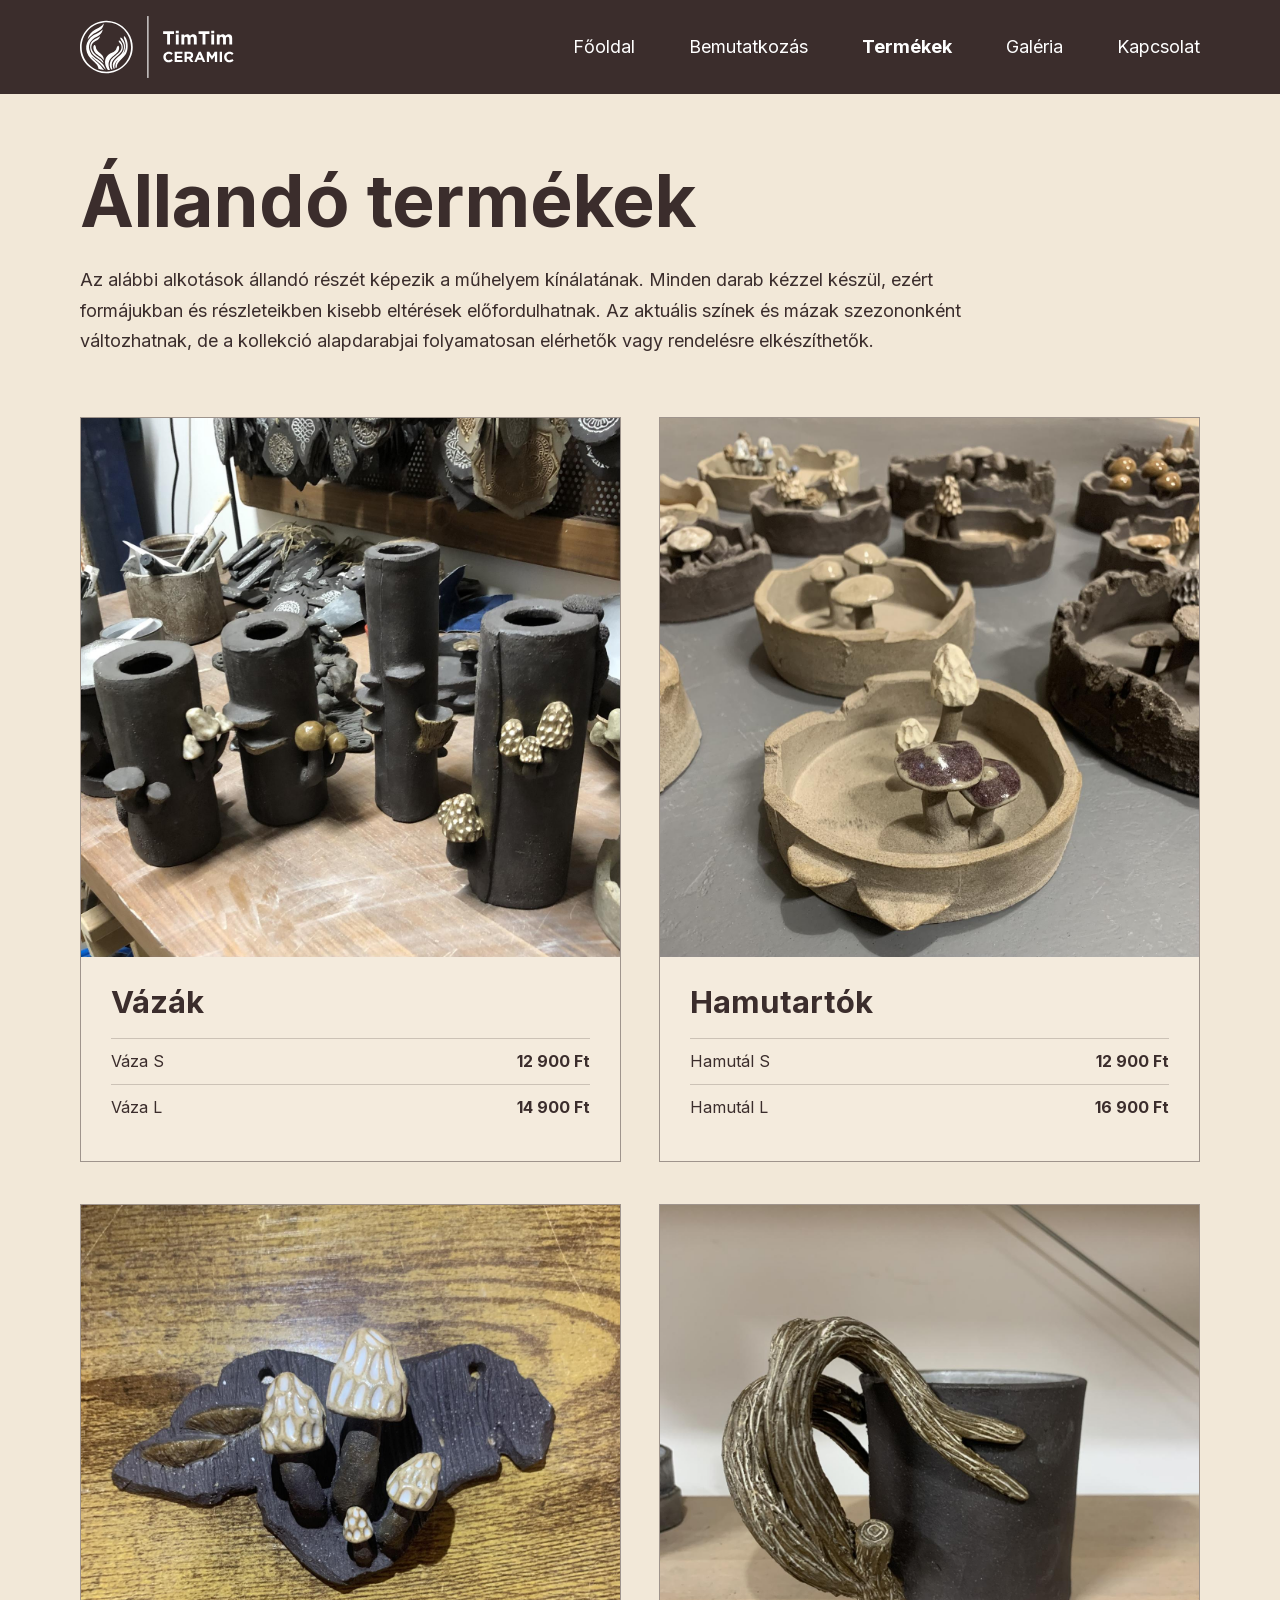
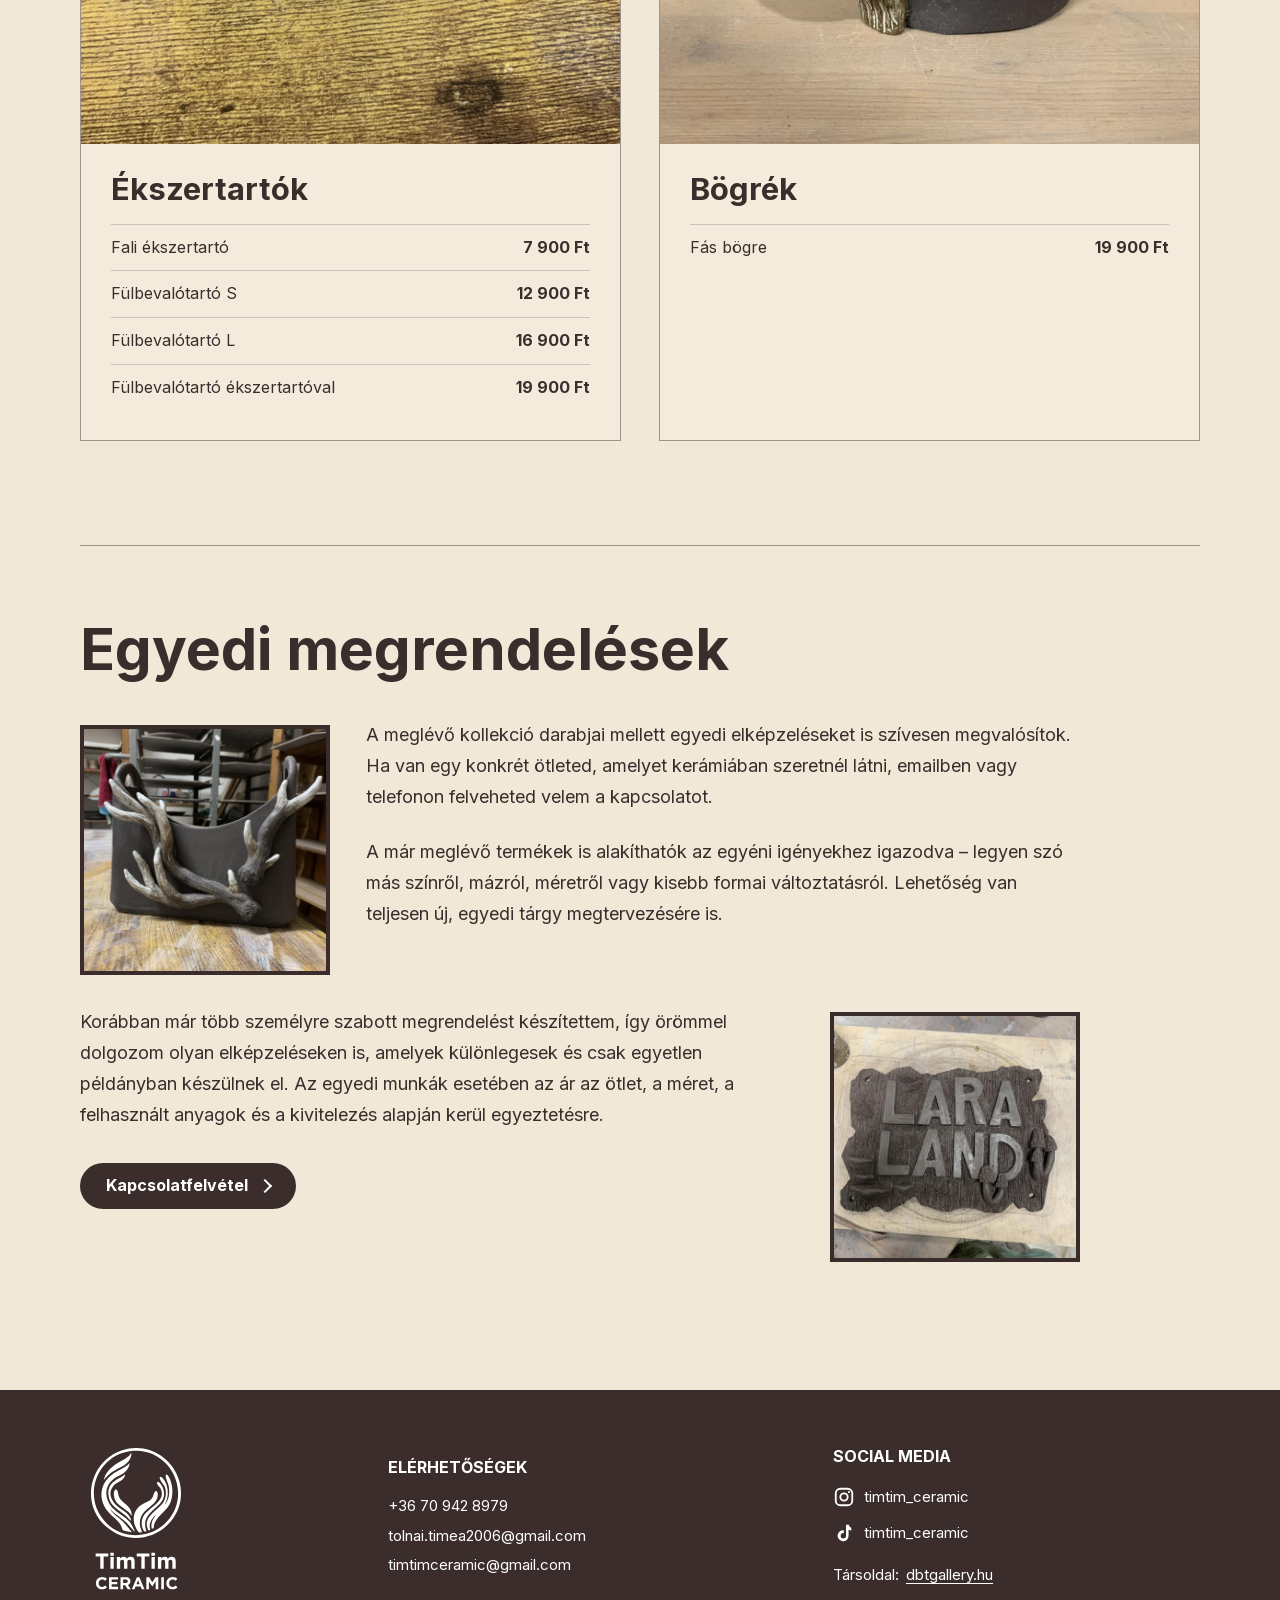
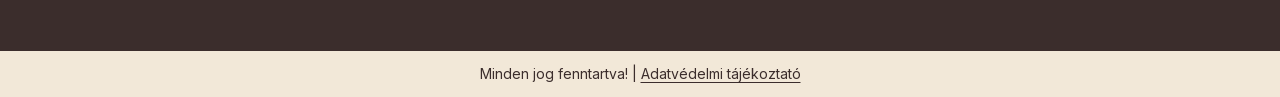
<file: termekek.html>
<!DOCTYPE html>
<html lang="hu">

<head>
    <meta charset="UTF-8">
    <meta name="viewport" content="width=device-width, initial-scale=1.0">
    <meta name="description" content="A TimTim Ceramic állandó kerámiatermékei, áraik és az egyedi megrendelések lehetőségei.">
    <meta name="theme-color" content="#3B2D2C">
    <title>Termékek | TimTim Ceramic</title>
    <link rel="icon" href="images/SVG/emblem.svg" type="image/svg+xml">
    <link rel="manifest" href="site.webmanifest">
    <link rel="stylesheet" href="css/style.css">
</head>

<body>
    <header class="site-header">
        <div class="wrapper header-row">
            <a class="site-logo-link" href="index.html" aria-label="TimTim Ceramic főoldal">
                <img class="site-logo" src="images/SVG/fekvo_logo.svg" alt="TimTim Ceramic logó">
            </a>

            <button class="menu-toggle" type="button" aria-controls="mainMenu" aria-expanded="false" aria-label="Menü megnyitása">
                <span></span>
                <span></span>
                <span></span>
            </button>

            <nav class="main-nav" id="mainMenu" aria-label="Főmenü">
                <a href="index.html">Főoldal</a>
                <a href="bemutatkozas.html">Bemutatkozás</a>
                <a class="active" href="termekek.html">Termékek</a>
                <a href="galeria.html">Galéria</a>
                <a href="kapcsolat.html">Kapcsolat</a>
            </nav>
        </div>
    </header>

    <main>
        <section class="products-page">
            <div class="wrapper">
                <header class="products-intro">
                    <h1>Állandó termékek</h1>
                    <p>
                        Az alábbi alkotások állandó részét képezik a műhelyem kínálatának. Minden darab kézzel készül,
                        ezért formájukban és részleteikben kisebb eltérések előfordulhatnak. Az aktuális színek és mázak
                        szezononként változhatnak, de a kollekció alapdarabjai folyamatosan elérhetők vagy rendelésre elkészíthetők.
                    </p>
                </header>

                <div class="products-grid">
                    <article class="product-card">
                        <div class="product-card-image">
                            <img src="images/products/vazak.jpg" alt="TimTim Ceramic kézzel készített gombás vázák" width="1400" height="1400" fetchpriority="high" decoding="async">
                        </div>
                        <div class="product-card-body">
                            <h2>Vázák</h2>
                            <ul class="product-price-list">
                                <li><span>Váza S</span><strong>12 900 Ft</strong></li>
                                <li><span>Váza L</span><strong>14 900 Ft</strong></li>
                            </ul>
                        </div>
                    </article>

                    <article class="product-card">
                        <div class="product-card-image">
                            <img src="images/products/hamutartok.jpg" alt="TimTim Ceramic kézzel készített gombás hamutartók" width="1400" height="1400" loading="lazy" decoding="async">
                        </div>
                        <div class="product-card-body">
                            <h2>Hamutartók</h2>
                            <ul class="product-price-list">
                                <li><span>Hamutál S</span><strong>12 900 Ft</strong></li>
                                <li><span>Hamutál L</span><strong>16 900 Ft</strong></li>
                            </ul>
                        </div>
                    </article>

                    <article class="product-card">
                        <div class="product-card-image">
                            <img src="images/products/ekszertartok.jpg" alt="TimTim Ceramic kézzel készített gombás ékszertartó" width="1400" height="1400" loading="lazy" decoding="async">
                        </div>
                        <div class="product-card-body">
                            <h2>Ékszertartók</h2>
                            <ul class="product-price-list">
                                <li><span>Fali ékszertartó</span><strong>7 900 Ft</strong></li>
                                <li><span>Fülbevalótartó S</span><strong>12 900 Ft</strong></li>
                                <li><span>Fülbevalótartó L</span><strong>16 900 Ft</strong></li>
                                <li><span>Fülbevalótartó ékszertartóval</span><strong>19 900 Ft</strong></li>
                            </ul>
                        </div>
                    </article>

                    <article class="product-card">
                        <div class="product-card-image">
                            <img src="images/products/fas-bogre.jpg" alt="TimTim Ceramic kézzel készített fás bögre" width="1400" height="1400" loading="lazy" decoding="async">
                        </div>
                        <div class="product-card-body">
                            <h2>Bögrék</h2>
                            <ul class="product-price-list">
                                <li><span>Fás bögre</span><strong>19 900 Ft</strong></li>
                            </ul>
                        </div>
                    </article>
                </div>

                <section class="custom-orders" aria-labelledby="custom-orders-title">
                    <header class="custom-orders-header">
                        <h2 id="custom-orders-title">Egyedi megrendelések</h2>
                    </header>

                    <div class="custom-order-flow">
                        <figure class="custom-order-float custom-order-float-left">
                            <img src="images/products/egyedi-agas-taska.jpg" alt="Egyedi, ágakkal díszített kerámiatáska készítés közben" width="1050" height="1009" loading="lazy" decoding="async">
                        </figure>
                        <p>
                            A meglévő kollekció darabjai mellett egyedi elképzeléseket is szívesen megvalósítok.
                            Ha van egy konkrét ötleted, amelyet kerámiában szeretnél látni, emailben vagy telefonon
                            felveheted velem a kapcsolatot.
                        </p>
                        <p>
                            A már meglévő termékek is alakíthatók az egyéni igényekhez igazodva – legyen szó más
                            színről, mázról, méretről vagy kisebb formai változtatásról. Lehetőség van teljesen új,
                            egyedi tárgy megtervezésére is.
                        </p>

                        <div class="custom-order-break" aria-hidden="true"></div>
                        <figure class="custom-order-float custom-order-float-right">
                            <img src="images/products/egyedi-utcatabla.jpg" alt="Személyre szabott kerámia utcatábla készítés közben" width="1050" height="1070" loading="lazy" decoding="async">
                        </figure>
                        <p>
                            Korábban már több személyre szabott megrendelést készítettem, így örömmel dolgozom olyan
                            elképzeléseken is, amelyek különlegesek és csak egyetlen példányban készülnek el. Az egyedi
                            munkák esetében az ár az ötlet, a méret, a felhasznált anyagok és a kivitelezés alapján
                            kerül egyeztetésre.
                        </p>
                        <a class="pill-button pill-button-dark" href="kapcsolat.html">Kapcsolatfelvétel</a>
                    </div>
                </section>
            </div>
        </section>
    </main>

    <footer class="site-footer">
        <div class="footer-main">
            <div class="wrapper footer-grid">
                <div class="footer-brand">
                    <img src="images/SVG/allo_logo.svg" alt="TimTim Ceramic logó">
                </div>

                <div class="footer-column">
                    <h2>Elérhetőségek</h2>
                    <ul>
                        <li><a href="tel:+36709428979">+36 70 942 8979</a></li>
                        <li><a href="mailto:tolnai.timea2006@gmail.com">tolnai.timea2006@gmail.com</a></li>
                        <li><a href="mailto:timtimceramic@gmail.com">timtimceramic@gmail.com</a></li>
                    </ul>
                </div>

                <div class="footer-column">
                    <h2>Social Media</h2>
                    <ul class="social-list">
                        <li><a href="https://www.instagram.com/timtim_ceramic/" target="_blank" rel="noreferrer"><img src="images/icons/instagram-white.svg" alt="">timtim_ceramic</a></li>
                        <li><a href="https://www.tiktok.com/@timtim_ceramic" target="_blank" rel="noreferrer"><img src="images/icons/tiktok-white.svg" alt="">timtim_ceramic</a></li>
                        <li class="footer-partner"><span>Társoldal:</span><a href="https://dbtgallery.hu/" target="_blank" rel="noreferrer">dbtgallery.hu</a></li>
                    </ul>
                </div>
            </div>
        </div>
        <div class="footer-bottom">
            <p>Minden jog fenntartva! | <a href="documents/timtim-ceramic-adatkezelesi-tajekoztato.pdf" target="_blank" rel="noreferrer">Adatvédelmi tájékoztató</a></p>
        </div>
    </footer>

    <script src="js/main.js" defer></script>
</body>

</html>
</file>
<file: css/style.css>
@font-face {
    font-family: "Inter";
    font-style: normal;
    font-weight: 400 700;
    font-display: swap;
    src: url("../fonts/inter-latin-ext.woff2") format("woff2");
    unicode-range: U+0100-02BA, U+02BD-02C5, U+02C7-02CC, U+02CE-02D7, U+02DD-02FF, U+0304, U+0308, U+0329, U+1D00-1DBF, U+1E00-1E9F, U+1EF2-1EFF, U+2020, U+20A0-20AB, U+20AD-20C0, U+2113, U+2C60-2C7F, U+A720-A7FF;
}

@font-face {
    font-family: "Inter";
    font-style: normal;
    font-weight: 400 700;
    font-display: swap;
    src: url("../fonts/inter-latin.woff2") format("woff2");
    unicode-range: U+0000-00FF, U+0131, U+0152-0153, U+02BB-02BC, U+02C6, U+02DA, U+02DC, U+0304, U+0308, U+0329, U+2000-206F, U+20AC, U+2122, U+2191, U+2193, U+2212, U+2215, U+FEFF, U+FFFD;
}

:root {
    --brown: #3b2d2c;
    --brown-deep: #3b2d2c;
    --brown-border: rgba(59, 45, 44, 0.46);
    --cream: #f2e8d8;
    --white: #ffffff;
    --text: #3b2d2c;
    --muted: #74625f;
    --wrapper: 1120px;
    --transition: 0.25s ease;
}

* {
    box-sizing: border-box;
    margin: 0;
    padding: 0;
}

html {
    scroll-behavior: smooth;
}

body {
    min-width: 320px;
    color: var(--text);
    background: var(--cream);
    font-family: "Inter", Arial, Helvetica, sans-serif;
    line-height: 1.35;
    overflow-x: hidden;
}

body.lightbox-open {
    overflow: hidden;
}

img {
    display: block;
    max-width: 100%;
    height: auto;
    user-select: none;
    -webkit-user-drag: none;
}

a {
    color: inherit;
    text-decoration: none;
}

button,
input,
textarea {
    font: inherit;
}

button {
    color: inherit;
    appearance: none;
    -webkit-appearance: none;
}

ul {
    margin: 0;
    padding: 0;
    list-style: none;
}

.wrapper {
    width: min(var(--wrapper), calc(100% - 64px));
    margin-inline: auto;
}

.visually-hidden {
    position: absolute;
    width: 1px;
    height: 1px;
    padding: 0;
    margin: -1px;
    overflow: hidden;
    clip: rect(0, 0, 0, 0);
    white-space: nowrap;
    border: 0;
}

.hidden-field {
    display: none;
}

.site-header {
    position: sticky;
    top: 0;
    z-index: 1000;
    color: var(--white);
    background: var(--brown);
    transition: box-shadow var(--transition);
}

.site-header.scrolled {
    box-shadow: 0 8px 24px rgba(31, 22, 22, 0.25);
}

.header-row {
    min-height: 94px;
    display: flex;
    align-items: center;
    justify-content: space-between;
    gap: 40px;
}

.site-logo-link {
    flex: 0 0 auto;
}

.site-logo {
    width: 160px;
    height: 62px;
    object-fit: contain;
    object-position: left center;
}

.main-nav {
    display: flex;
    align-items: center;
    gap: 54px;
}

.main-nav a {
    position: relative;
    padding: 34px 0;
    color: var(--white);
    font-size: 18px;
    transition: opacity var(--transition);
}

.main-nav a:hover {
    opacity: 0.72;
}

.main-nav a.active {
    font-weight: 700;
}

.menu-toggle {
    display: none;
    width: 38px;
    border: 0;
    background: transparent;
    cursor: pointer;
}

.menu-toggle span {
    display: block;
    height: 2px;
    margin: 7px 0;
    background: var(--white);
}

.hero {
    position: relative;
    min-height: 470px;
    color: var(--brown);
    background: var(--cream);
}

.hero-overlay {
    display: none;
}

.hero-layout {
    position: relative;
    z-index: 1;
    min-height: 470px;
    padding: 34px 0 42px;
    display: grid;
    grid-template-columns: 220px minmax(250px, 1fr) minmax(340px, 400px);
    align-items: center;
    gap: 36px;
}

.hero-layout > * {
    min-width: 0;
}

.hero-artist {
    text-align: center;
}

.artist-image-frame {
    aspect-ratio: 1;
    overflow: hidden;
    border: 5px solid var(--brown-border);
    background: var(--cream);
}

.artist-image-frame img {
    width: 100%;
    height: 100%;
    aspect-ratio: 1;
    object-fit: cover;
    object-position: center;
}

.hero-artist h1 {
    margin-top: 14px;
    font-size: 20px;
    line-height: 1.1;
}

.hero-artist p {
    margin-top: 2px;
    font-size: 17px;
}

.hero-copy {
    max-width: 430px;
}

.hero-copy p {
    max-width: 410px;
    margin-bottom: 18px;
    font-size: 18px;
    line-height: 1.16;
}

.hero-copy .hero-kicker {
    margin-bottom: 16px;
    font-size: 21px;
}

.pill-button {
    display: inline-flex;
    align-items: center;
    justify-content: center;
    gap: 12px;
    min-height: 45px;
    padding: 10px 24px;
    border: 2px solid transparent;
    border-radius: 999px;
    font-size: 16px;
    font-weight: 700;
    cursor: pointer;
    transition: color var(--transition), background var(--transition), border-color var(--transition), transform var(--transition);
}

.pill-button:hover {
    transform: translateY(-2px);
}

.pill-button::after {
    content: "";
    width: 8px;
    height: 8px;
    flex: 0 0 auto;
    border-top: 2px solid currentColor;
    border-right: 2px solid currentColor;
    transform: rotate(45deg);
}

.pill-button-light {
    color: var(--cream);
    background: var(--brown);
    border-color: var(--brown);
}

.pill-button-light:hover {
    color: var(--brown);
    background: transparent;
}

.pill-button-dark {
    color: var(--white);
    background: var(--brown);
    border-color: var(--brown);
}

.pill-button-dark:hover {
    color: var(--brown);
    background: var(--cream);
}

.hero-showcase {
    min-width: 0;
}

.hero-slider {
    position: relative;
    aspect-ratio: 4 / 3;
    overflow: hidden;
    border: 5px solid var(--brown-border);
    background: var(--cream);
}

.hero-slide {
    position: absolute;
    inset: 0;
    width: 100%;
    height: 100%;
    object-fit: cover;
    opacity: 0;
    transform: scale(1.02);
    transition: opacity 0.45s ease, transform 5s ease;
}

.hero-slide.active {
    opacity: 1;
    transform: scale(1.08);
}

.slider-dots {
    min-height: 30px;
    padding-top: 14px;
    display: flex;
    align-items: center;
    justify-content: center;
    gap: 18px;
}

.slider-dots button {
    width: 13px;
    height: 13px;
    padding: 0;
    border: 1.5px solid var(--brown);
    border-radius: 50%;
    background: transparent;
    cursor: pointer;
}

.slider-dots button.active {
    background: var(--brown);
}

.gallery-preview {
    padding: 58px 0 78px;
}

.gallery-preview-wrapper {
    position: relative;
}

.gallery-preview-grid {
    display: grid;
    grid-template-columns: repeat(4, 1fr);
    gap: 34px 46px;
}

.gallery-preview-grid img {
    width: 100%;
    aspect-ratio: 1;
    object-fit: cover;
    border: 5px solid rgba(140, 112, 105, 0.62);
    background: var(--cream);
    transition: transform var(--transition), filter var(--transition);
}

.gallery-preview-grid:hover img {
    filter: brightness(0.96);
}

.gallery-preview-grid img:hover {
    transform: translateY(-4px);
}

.gallery-preview-fade {
    position: absolute;
    z-index: 2;
    left: 0;
    right: 0;
    bottom: 0;
    height: 42%;
    pointer-events: none;
    background: linear-gradient(to bottom, rgba(242, 232, 216, 0.05), var(--cream) 92%);
}

.gallery-preview-button {
    position: absolute;
    z-index: 3;
    left: 50%;
    bottom: -24px;
    transform: translateX(-50%);
}

.gallery-preview-button:hover {
    transform: translateX(-50%) translateY(-2px);
}

.page-title {
    font-size: 34px;
    line-height: 1.1;
    text-transform: none;
}

.gallery-page {
    min-height: 620px;
    padding: 60px 0 34px;
}

.gallery-page .page-title {
    margin-bottom: 42px;
}

.gallery-grid {
    display: grid;
    grid-template-columns: repeat(4, 1fr);
    gap: 34px 46px;
}

.gallery-item {
    padding: 0;
    border: 5px solid var(--brown-border);
    border-radius: 0;
    background: var(--cream);
    cursor: pointer;
    overflow: hidden;
}

.gallery-item img {
    width: 100%;
    aspect-ratio: 1;
    object-fit: cover;
    transition: transform 0.4s ease, filter var(--transition);
}

.gallery-item:hover img,
.gallery-item:focus-visible img {
    transform: scale(1.045);
    filter: brightness(0.94);
}

.gallery-item:focus-visible {
    outline: 3px solid var(--brown);
    outline-offset: 4px;
}

.lightbox {
    position: fixed;
    z-index: 5000;
    inset: 0;
    padding: 36px;
    display: none;
    align-items: center;
    justify-content: center;
    background: rgba(0, 0, 0, 0.57);
}

.lightbox.show {
    display: flex;
}

.lightbox-panel {
    position: relative;
    width: min(920px, calc(100vw - 150px));
    max-height: calc(100vh - 72px);
    display: flex;
    align-items: center;
    justify-content: center;
}

.lightbox-image {
    width: 100%;
    max-height: calc(100vh - 72px);
    object-fit: contain;
    border: 5px solid var(--brown-border);
    background: var(--cream);
}

.lightbox-close,
.lightbox-arrow {
    position: absolute;
    z-index: 2;
    display: grid;
    place-items: center;
    border: 0;
    border-radius: 50%;
    cursor: pointer;
    transition: transform var(--transition), background var(--transition);
}

.lightbox-close:hover,
.lightbox-arrow:hover {
    transform: scale(1.08);
}

.lightbox-close {
    top: 12px;
    right: 12px;
    width: 50px;
    height: 50px;
    color: var(--white);
    background: var(--brown);
    font-size: 43px;
    line-height: 1;
}

.lightbox-arrow {
    top: 50%;
    width: 54px;
    height: 54px;
    color: var(--brown);
    background: var(--white);
}

.lightbox-arrow::before {
    content: "";
    width: 12px;
    height: 12px;
    border-top: 3px solid currentColor;
    border-right: 3px solid currentColor;
}

.lightbox-prev::before {
    margin-left: 4px;
    transform: rotate(-135deg);
}

.lightbox-next::before {
    margin-right: 4px;
    transform: rotate(45deg);
}

.lightbox-prev {
    left: -28px;
    transform: translateY(-50%);
}

.lightbox-next {
    right: -28px;
    transform: translateY(-50%);
}

.lightbox-prev:hover,
.lightbox-next:hover {
    transform: translateY(-50%) scale(1.08);
}

.about-page {
    padding: 60px 0 82px;
}

.about-intro {
    display: grid;
    grid-template-columns: minmax(300px, 420px) minmax(0, 1fr);
    align-items: center;
    gap: clamp(48px, 6vw, 78px);
}

.about-image-frame {
    aspect-ratio: 1;
    overflow: hidden;
    border: 5px solid var(--brown-border);
    background: var(--cream);
}

.about-image-frame img {
    width: 100%;
    height: 100%;
    object-fit: cover;
}

.about-statement {
    padding: 18px 0 8px;
}

.about-kicker {
    margin-bottom: 22px;
    font-size: 14px;
    font-weight: 700;
    letter-spacing: 0.12em;
    text-transform: uppercase;
}

.about-statement blockquote {
    position: relative;
    padding-top: 44px;
    font-size: clamp(18px, 1.65vw, 23px);
    line-height: 1.6;
}

.about-statement blockquote::before {
    content: "“";
    position: absolute;
    top: -18px;
    left: -4px;
    color: rgba(59, 45, 44, 0.24);
    font-family: Georgia, serif;
    font-size: 86px;
    font-weight: 700;
    line-height: 1;
}

.about-person {
    margin-top: 30px;
}

.about-person h1 {
    font-size: clamp(32px, 3.4vw, 44px);
    line-height: 1.05;
}

.about-person p {
    margin-top: 10px;
    color: var(--muted);
    font-size: 13px;
    letter-spacing: 0.13em;
    text-transform: uppercase;
}

.about-content {
    margin-top: 70px;
    border-top: 1px solid var(--brown-border);
}

.about-section {
    display: grid;
    grid-template-columns: minmax(210px, 0.34fr) minmax(0, 1fr);
    gap: clamp(40px, 7vw, 96px);
    padding: 50px 0;
    border-bottom: 1px solid var(--brown-border);
}

.about-section h2 {
    font-size: clamp(25px, 2.6vw, 32px);
    line-height: 1.12;
}

.about-section-copy {
    max-width: 760px;
}

.about-section-copy p {
    margin-bottom: 22px;
    font-size: 16px;
    line-height: 1.7;
}

.about-section-copy p:last-child {
    margin-bottom: 0;
}

.about-section:last-child {
    padding-bottom: 0;
    border-bottom: 0;
}

.products-page {
    padding: 72px 0 104px;
}

.products-intro {
    max-width: 900px;
    margin-bottom: 60px;
}

.products-intro h1 {
    margin-bottom: 28px;
    font-size: clamp(44px, 6vw, 72px);
    line-height: 0.98;
}

.products-intro p,
.custom-order-flow p {
    font-size: 18px;
    line-height: 1.72;
}

.products-grid {
    display: grid;
    grid-template-columns: repeat(2, minmax(0, 1fr));
    gap: 42px 38px;
}

.product-card {
    border: 1px solid var(--brown-border);
    background: rgba(255, 255, 255, 0.12);
}

.product-card-image {
    aspect-ratio: 1;
    overflow: hidden;
    background: var(--brown);
}

.product-card-image img {
    width: 100%;
    height: 100%;
    object-fit: cover;
    transition: transform 0.5s ease;
}

.product-card:hover .product-card-image img {
    transform: scale(1.025);
}

.product-card-body {
    padding: 28px 30px 30px;
}

.product-card-body h2 {
    margin-bottom: 18px;
    font-size: 31px;
    line-height: 1.1;
}

.product-price-list li {
    display: flex;
    align-items: baseline;
    justify-content: space-between;
    gap: 22px;
    padding: 12px 0;
    border-top: 1px solid rgba(59, 45, 44, 0.22);
    font-size: 16px;
}

.product-price-list strong {
    flex: 0 0 auto;
    white-space: nowrap;
}

.custom-orders {
    margin-top: 104px;
    padding-top: 74px;
    border-top: 1px solid var(--brown-border);
}

.custom-orders-header {
    max-width: 830px;
    margin-bottom: 42px;
}

.custom-orders-header h2 {
    margin-bottom: 26px;
    font-size: clamp(38px, 5vw, 58px);
    line-height: 1;
}

.custom-order-flow {
    max-width: 1000px;
}

.custom-order-flow::after {
    content: "";
    display: block;
    clear: both;
}

.custom-order-flow p {
    margin-bottom: 24px;
}

.custom-order-float {
    width: 250px;
    aspect-ratio: 1;
    overflow: hidden;
    border: 4px solid var(--brown-border);
    background: var(--brown);
}

.custom-order-float-left {
    float: left;
    margin: 5px 36px 24px 0;
}

.custom-order-float-right {
    float: right;
    margin: 5px 0 24px 36px;
}

.custom-order-break {
    height: 8px;
    clear: both;
}

.custom-order-float img {
    width: 100%;
    height: 100%;
    object-fit: cover;
}

.custom-order-flow .pill-button {
    margin-top: 8px;
}

.contact-page {
    min-height: 690px;
    padding: 62px 0 70px;
}

.contact-layout {
    display: grid;
    grid-template-columns: 540px 1fr;
    gap: 95px;
}

.contact-form-panel .page-title,
.contact-info-panel h2 {
    margin-bottom: 25px;
    font-size: 34px;
    text-transform: uppercase;
}

.contact-form-panel form {
    display: flex;
    flex-direction: column;
    gap: 24px;
}

.contact-form-panel input[type="text"],
.contact-form-panel input[type="email"],
.contact-form-panel textarea {
    width: 100%;
    border: 1.5px solid var(--brown-border);
    border-radius: 0;
    padding: 15px 20px;
    color: var(--text);
    background: var(--white);
    outline: none;
    transition: border-color var(--transition), box-shadow var(--transition);
}

.contact-form-panel input[type="text"],
.contact-form-panel input[type="email"] {
    min-height: 56px;
}

.contact-form-panel textarea {
    min-height: 190px;
    resize: vertical;
}

.contact-form-panel input:focus,
.contact-form-panel textarea:focus {
    border-color: var(--brown);
    box-shadow: 0 0 0 3px rgba(59, 46, 46, 0.12);
}

.privacy-check {
    width: fit-content;
    display: flex;
    align-items: center;
    gap: 12px;
    cursor: pointer;
    font-size: 14px;
}

.privacy-check input {
    position: absolute;
    opacity: 0;
}

.privacy-check span {
    width: 30px;
    height: 30px;
    flex: 0 0 auto;
    border: 1.5px solid var(--brown-border);
    border-radius: 50%;
    background: var(--white);
}

.privacy-check input:checked + span {
    box-shadow: inset 0 0 0 7px var(--white);
    background: var(--brown);
}

.privacy-check input:focus-visible + span {
    outline: 3px solid rgba(59, 46, 46, 0.28);
}

.privacy-check strong {
    font-weight: 400;
}

.privacy-check a {
    font-weight: 700;
}

.contact-submit {
    align-self: flex-start;
    margin-top: 8px;
    border: 2px solid var(--brown);
}

.contact-info-panel {
    display: flex;
    flex-direction: column;
    align-items: flex-start;
}

.contact-info-panel > a {
    margin-bottom: 18px;
    font-size: 22px;
}

.contact-info-panel > .contact-document {
    margin-top: 6px;
    font-size: 15px;
    font-weight: 700;
    text-decoration: underline;
    text-underline-offset: 3px;
}

.contact-social {
    margin-top: 8px;
    display: flex;
    gap: 18px;
}

.contact-social a {
    transition: transform var(--transition);
}

.contact-social a:hover {
    transform: translateY(-3px);
}

.contact-social img {
    width: 48px;
    height: 48px;
}

.site-footer {
    color: var(--white);
}

.footer-main {
    padding: 56px 0;
    background: var(--brown);
}

.footer-grid {
    display: grid;
    grid-template-columns: 230px 1fr 1fr;
    align-items: center;
    gap: 78px;
}

.footer-brand img {
    width: 112px;
    max-height: 145px;
}

.footer-column h2 {
    margin-bottom: 18px;
    font-size: 16px;
    text-transform: uppercase;
}

.footer-column li {
    margin-bottom: 9px;
    font-size: 15px;
}

.footer-column a {
    display: inline-flex;
    align-items: center;
    gap: 9px;
    transition: opacity var(--transition);
}

.footer-column a:hover {
    opacity: 0.72;
}

.social-list img {
    width: 22px;
    height: 22px;
}

.footer-partner {
    display: flex;
    align-items: center;
    gap: 7px;
    margin-top: 16px;
}

.footer-partner a {
    text-decoration: underline;
    text-underline-offset: 3px;
}

.footer-bottom {
    padding: 14px 24px;
    color: var(--brown);
    background: var(--cream);
    text-align: center;
    font-size: 14px;
}

.footer-bottom a {
    text-decoration: underline;
    text-underline-offset: 3px;
}

.compact-footer {
    padding-block: 42px;
}

.simple-page {
    min-height: 520px;
    padding: 90px 32px;
    display: grid;
    place-items: center;
}

.thank-you-panel {
    max-width: 620px;
    text-align: center;
}

.thank-you-panel h1 {
    margin-bottom: 16px;
    font-size: 42px;
}

.thank-you-panel p {
    margin-bottom: 30px;
    font-size: 19px;
}

.legal-page {
    min-height: 580px;
    padding: 70px 0;
}

.legal-content {
    max-width: 820px;
}

.legal-content h1 {
    margin-bottom: 30px;
    font-size: 38px;
}

.legal-content h2 {
    margin: 32px 0 12px;
    font-size: 23px;
}

.legal-content p {
    margin-bottom: 12px;
    line-height: 1.65;
}

.legal-content a {
    text-decoration: underline;
}

.placeholder-note {
    padding: 18px 20px;
    border-left: 4px solid var(--brown-border);
    background: var(--cream);
    font-weight: 700;
}

@media (max-width: 1040px) {
    .main-nav {
        gap: 34px;
    }

    .hero-layout {
        grid-template-columns: 180px minmax(220px, 1fr) minmax(260px, 320px);
        gap: 28px;
    }

    .gallery-preview-grid,
    .gallery-grid {
        gap: 28px;
    }

    .contact-layout {
        grid-template-columns: minmax(0, 1fr) minmax(300px, 0.8fr);
        gap: 60px;
    }

    .about-intro {
        grid-template-columns: minmax(270px, 360px) minmax(0, 1fr);
        gap: 48px;
    }
}

@media (max-width: 820px) {
    .wrapper {
        width: min(100% - 40px, var(--wrapper));
    }

    .header-row {
        min-height: 82px;
    }

    .site-logo {
        width: 145px;
    }

    .menu-toggle {
        display: block;
    }

    .main-nav {
        position: absolute;
        top: 100%;
        left: 0;
        right: 0;
        display: none;
        padding: 10px 20px 22px;
        flex-direction: column;
        gap: 0;
        background: var(--brown);
        box-shadow: 0 14px 20px rgba(31, 22, 22, 0.2);
    }

    .main-nav.open {
        display: flex;
    }

    .main-nav a {
        width: 100%;
        padding: 13px 0;
        text-align: center;
    }

    .hero-layout {
        padding-block: 42px;
        grid-template-columns: 190px 1fr;
        min-height: 0;
    }

    .hero-showcase {
        grid-column: 1 / -1;
        width: 100%;
        max-width: 460px;
        margin-inline: auto;
    }

    .gallery-preview-grid,
    .gallery-grid {
        grid-template-columns: repeat(2, 1fr);
        gap: 28px 34px;
    }

    .gallery-preview-fade {
        height: 35%;
    }

    .contact-layout {
        grid-template-columns: 1fr;
        gap: 58px;
    }

    .about-page {
        padding: 52px 0 64px;
    }

    .about-intro {
        grid-template-columns: 1fr;
        gap: 42px;
    }

    .about-image-frame {
        width: min(100%, 400px);
        margin-inline: auto;
    }

    .about-statement {
        max-width: 640px;
        margin-inline: auto;
    }

    .about-content {
        margin-top: 64px;
    }

    .about-section {
        grid-template-columns: 1fr;
        gap: 24px;
        padding: 48px 0;
    }

    .products-page {
        padding: 56px 0 80px;
    }

    .products-intro {
        margin-bottom: 48px;
    }

    .product-card-body {
        padding-inline: 24px;
    }

    .custom-orders {
        margin-top: 80px;
        padding-top: 58px;
    }

    .contact-info-panel {
        padding-top: 12px;
    }

    .footer-grid {
        grid-template-columns: 180px 1fr 1fr;
        gap: 34px;
    }
}

@media (max-width: 600px) {
    .wrapper {
        width: min(100% - 32px, var(--wrapper));
    }

    .site-logo {
        width: 132px;
    }

    .hero-layout {
        grid-template-columns: 1fr;
        gap: 34px;
    }

    .hero-artist {
        width: 210px;
        margin-inline: auto;
    }

    .hero-copy {
        max-width: 100%;
        text-align: center;
    }

    .hero-copy p {
        margin-inline: auto;
        overflow-wrap: anywhere;
    }

    .hero-showcase {
        grid-column: auto;
    }

    .gallery-preview {
        padding-top: 40px;
    }

    .gallery-preview-grid,
    .gallery-grid {
        gap: 18px;
    }

    .gallery-preview-grid img,
    .gallery-item {
        border-width: 4px;
    }

    .gallery-page {
        padding-top: 42px;
    }

    .gallery-page .page-title {
        margin-bottom: 28px;
    }

    .page-title,
    .contact-form-panel .page-title,
    .contact-info-panel h2 {
        font-size: 29px;
    }

    .lightbox {
        padding: 14px;
    }

    .lightbox-panel {
        width: calc(100vw - 28px);
    }

    .lightbox-image {
        max-height: calc(100vh - 28px);
    }

    .lightbox-close {
        top: 8px;
        right: 8px;
        width: 42px;
        height: 42px;
        font-size: 36px;
    }

    .lightbox-arrow {
        width: 46px;
        height: 46px;
        font-size: 20px;
    }

    .lightbox-prev {
        left: 8px;
    }

    .lightbox-next {
        right: 8px;
    }

    .contact-page {
        padding: 44px 0 56px;
    }

    .about-page {
        padding: 40px 0 54px;
    }

    .about-statement blockquote {
        font-size: 17px;
    }

    .about-person h1 {
        font-size: 33px;
    }

    .about-person p {
        letter-spacing: 0.1em;
    }

    .about-content {
        margin-top: 52px;
    }

    .about-section {
        padding: 40px 0;
    }

    .about-section-copy p {
        font-size: 15.5px;
        line-height: 1.68;
    }

    .products-page {
        padding: 44px 0 64px;
    }

    .products-intro h1 {
        font-size: 42px;
    }

    .products-intro p,
    .custom-order-flow p {
        font-size: 16px;
        line-height: 1.68;
    }

    .products-grid {
        grid-template-columns: 1fr;
        gap: 30px;
    }

    .product-card-body h2 {
        font-size: 28px;
    }

    .product-price-list li {
        gap: 16px;
        font-size: 15px;
    }

    .custom-orders {
        margin-top: 64px;
        padding-top: 46px;
    }

    .custom-orders-header {
        margin-bottom: 46px;
    }

    .custom-orders-header h2 {
        font-size: 38px;
    }

    .custom-order-float {
        float: none;
        width: min(72%, 260px);
        margin: 0 0 24px;
    }

    .custom-order-float-right {
        margin-left: auto;
    }

    .contact-form-panel form {
        gap: 18px;
    }

    .contact-info-panel > a {
        font-size: 18px;
        overflow-wrap: anywhere;
    }

    .footer-main {
        padding: 42px 0;
    }

    .footer-grid {
        grid-template-columns: 1fr;
        gap: 30px;
        text-align: center;
    }

    .footer-brand img {
        margin-inline: auto;
    }

    .footer-column a {
        justify-content: center;
    }

    .footer-partner {
        justify-content: center;
    }

    .simple-page {
        min-height: 440px;
        padding-inline: 22px;
    }
}
</file>
